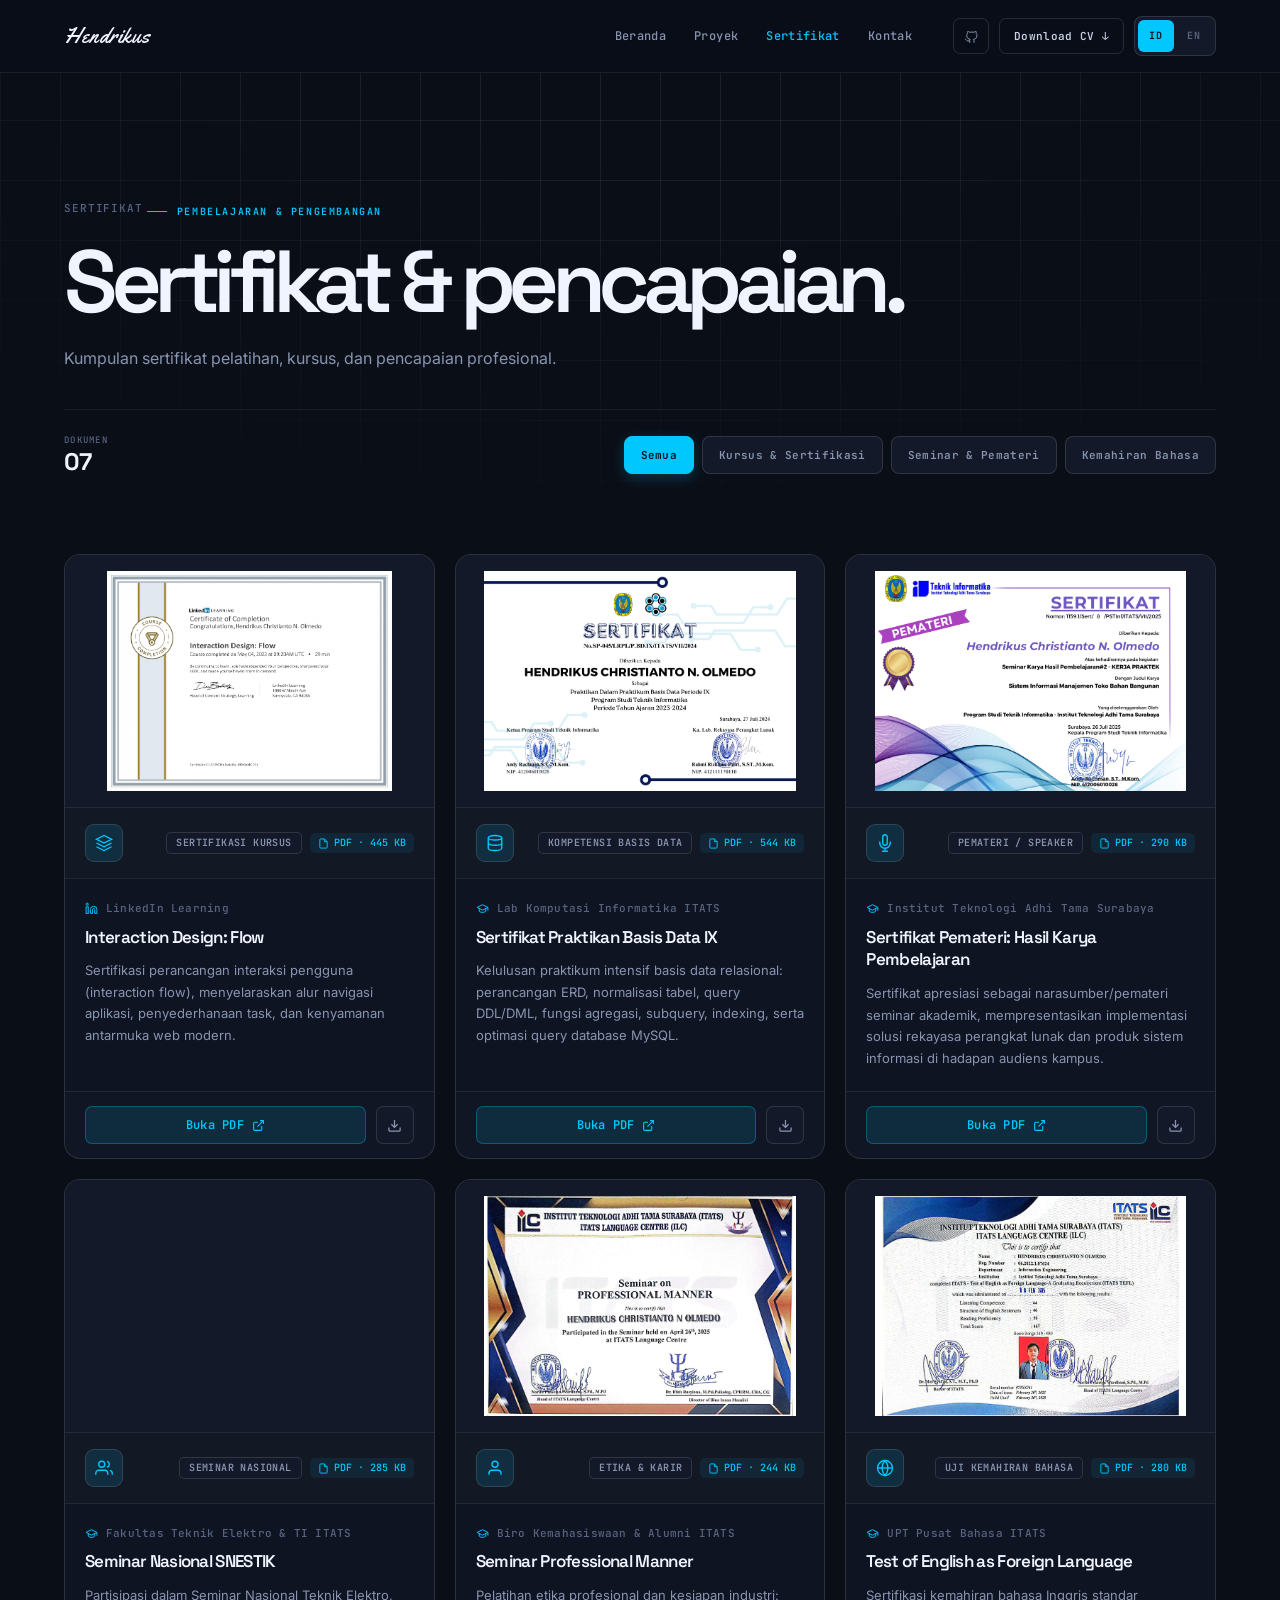
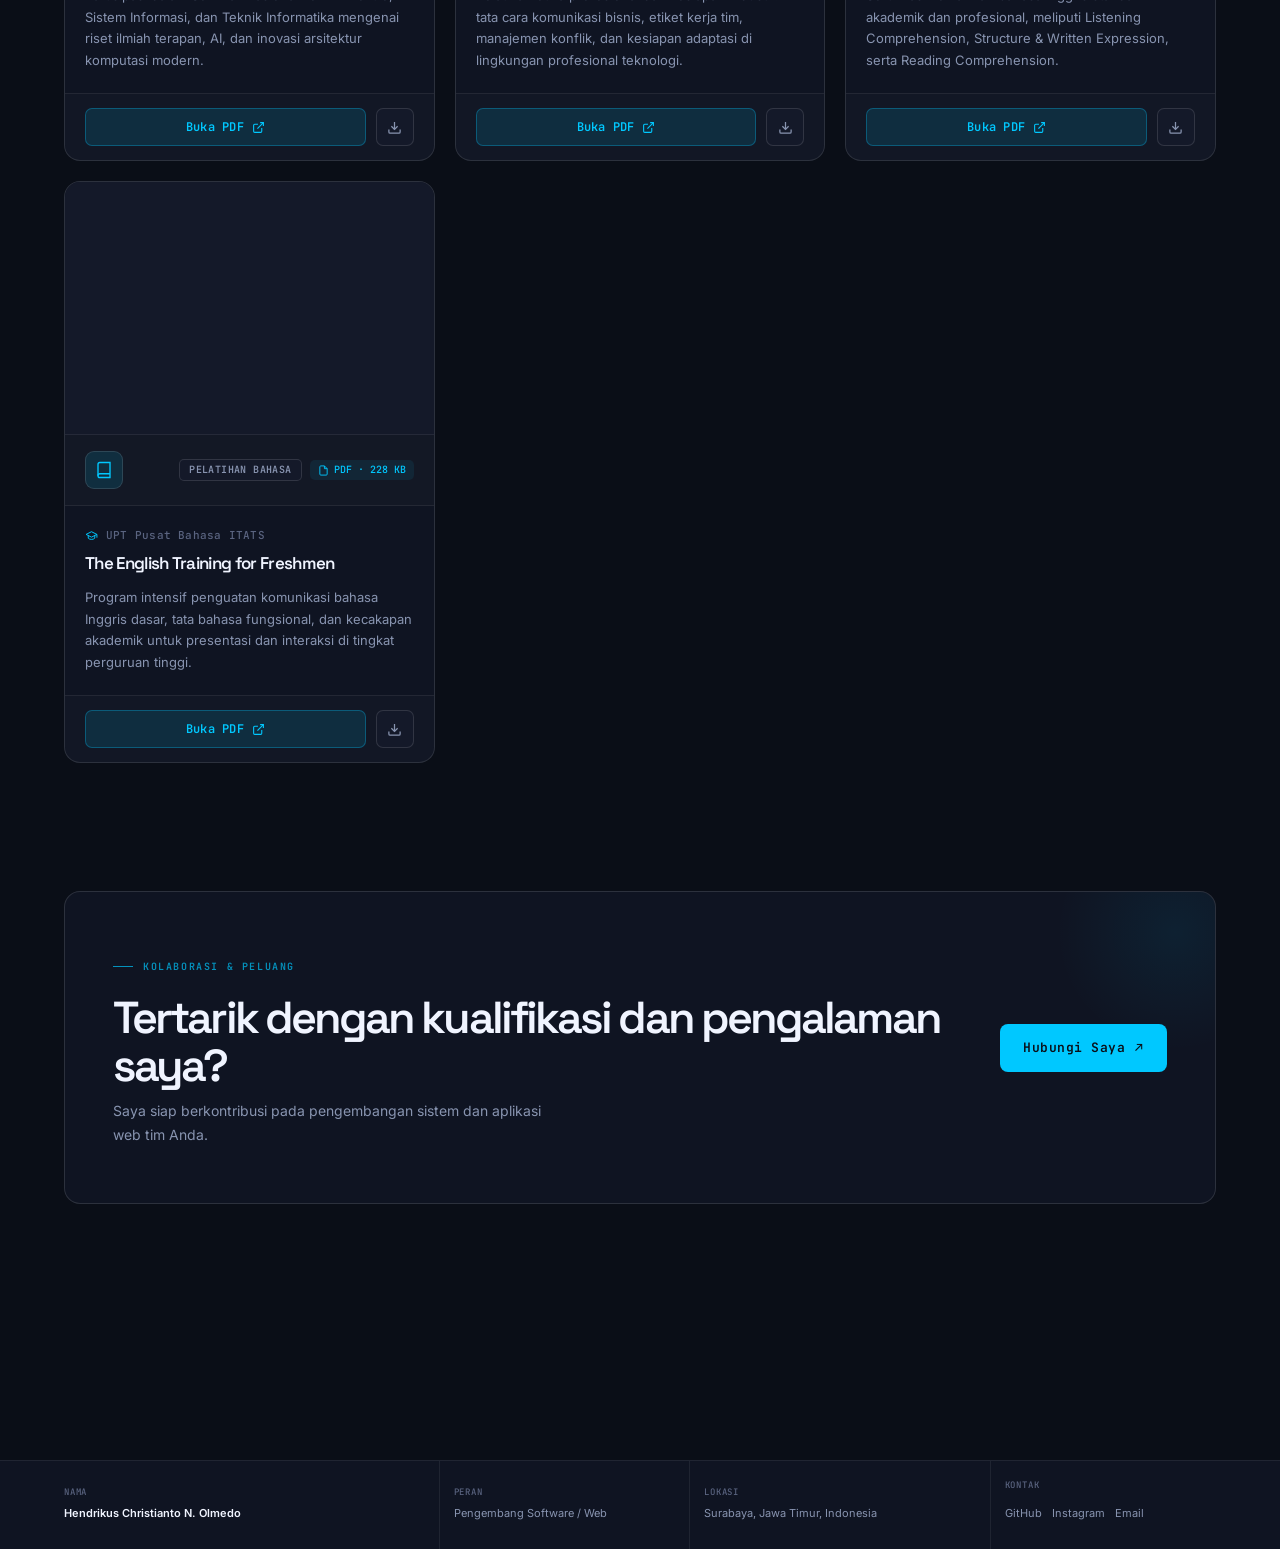
<file: certificates/index.html>
<!doctype html>
<html lang="id">

<head>
  <meta charset="UTF-8">
  <meta name="viewport" content="width=device-width, initial-scale=1">
  <meta name="theme-color" content="#0a0e17">
  <title data-i18n-title="certificates.title">Sertifikat &amp; Kredensial — Hendrikus Olmedo</title>
  <meta name="description"
    content="Kumpulan sertifikat pelatihan industri, kompetensi teknis, pembicara seminar, dan kemahiran bahasa Hendrikus Christianto N. Olmedo."
    data-i18n-content="certificates.meta.description">
  <link rel="preconnect" href="https://fonts.googleapis.com">
  <link rel="preconnect" href="https://fonts.gstatic.com" crossorigin>
  <link
    href="https://fonts.googleapis.com/css2?family=Space+Grotesk:wght@300;400;500;600;700&family=Inter:wght@300;400;500;600&family=JetBrains+Mono:wght@400;500;600&family=Yellowtail&display=swap"
    rel="stylesheet">
  <link rel="stylesheet" href="../css/style.css">
  <link rel="icon" type="image/svg+xml" href="../assets/favicon.svg">
</head>

<body>
  <div id="scroll-progress" aria-hidden="true"></div>
  <a class="skip-link" href="#main-content" data-i18n="a11y.skip">Lewati ke konten</a>

  <!-- Header / Navigation -->
  <header class="topbar" id="topbar">
    <div class="topbar-inner">
      <a href="/" class="brand" aria-label="Hendrikus Olmedo — Beranda" data-i18n-aria="certificates.brand.aria">
        <span class="brand-name"><b>Hendrikus</b></span>
      </a>
      <nav class="navsheets" id="primary-navigation" aria-label="Navigasi utama" data-i18n-aria="nav.main">
        <a href="/"><span data-i18n="nav.home">Beranda</span></a>
        <a href="/projects"><span data-i18n="nav.projects">Proyek</span></a>
        <a href="/certificates" class="is-active" aria-current="page"><span
            data-i18n="nav.certificates">Sertifikat</span></a>
        <a href="/contact"><span data-i18n="nav.contact">Kontak</span></a>
      </nav>
      <div class="topbar-right">
        <a href="https://github.com/edonurcahyo" target="_blank" rel="noopener noreferrer" class="nav-icon-link"
          aria-label="GitHub">
          <svg viewBox="0 0 24 24" fill="none" stroke="currentColor" stroke-width="1.6" aria-hidden="true">
            <path
              d="M9 19c-5 1.5-5-2.5-7-3m14 6v-3.4a2.8 2.8 0 0 0-.8-2.2c2.7-.3 5.5-1.3 5.5-6a4.6 4.6 0 0 0-1.3-3.2 4.2 4.2 0 0 0-.1-3.2s-1.1-.3-3.5 1.3a12.3 12.3 0 0 0-6.4 0C6.9 3.7 5.8 4 5.8 4a4.2 4.2 0 0 0-.1 3.2A4.6 4.6 0 0 0 4.4 10.4c0 4.6 2.8 5.7 5.5 6a2.8 2.8 0 0 0-.8 2.2V22" />
          </svg>
        </a>
        <a href="../assets/Hendrikus_WebDeveloper_CV-ID.pdf" data-i18n-href="home.hero.cv.href" class="nav-cv-btn"
          download>
          <span data-i18n="home.hero.cv">CV</span><span aria-hidden="true">↓</span>
        </a>
        <div class="lang-toggle" role="group" aria-label="Ganti bahasa / Switch language" data-i18n-aria="nav.aria">
          <button type="button" class="lang-opt" data-lang="id" aria-pressed="true">ID</button>
          <button type="button" class="lang-opt" data-lang="en" aria-pressed="false">EN</button>
        </div>
      </div>
    </div>
  </header>

  <main class="sheet page-sheet" id="main-content">
    <header class="page-intro reveal">
      <span class="section-number" data-i18n="certificates.section">SERTIFIKAT</span>
      <span class="eyebrow" data-i18n="certificates.eyebrow">Kredensial &amp; Pencapaian</span>
      <h1 data-i18n-html="certificates.h1">Bukti dedikasi,<br>kompetensi, &amp; karya nyata.</h1>
      <p data-i18n="certificates.lede">Koleksi sertifikat pelatihan industri, kompetensi teknis, pembicara seminar, dan
        kemahiran bahasa selama masa studi dan pengembangan profesional.</p>

      <div class="cert-toolbar">
        <p class="cert-count">
          <span class="label" data-i18n="certificates.count.label">DOKUMEN</span>
          <span class="val cert-count-value">07</span>
        </p>
        <div class="cert-filters" role="group" aria-label="Filter kategori sertifikat" data-i18n-aria="certificates.filter.aria">
          <button class="cert-filter-chip is-active" type="button" data-filter="all" aria-pressed="true"
            data-i18n="certificates.filter.all">Semua</button>
          <button class="cert-filter-chip" type="button" data-filter="course" aria-pressed="false"
            data-i18n="certificates.filter.course">Kursus &amp; Sertifikasi</button>
          <button class="cert-filter-chip" type="button" data-filter="seminar" aria-pressed="false"
            data-i18n="certificates.filter.seminar">Seminar &amp; Pemateri</button>
          <button class="cert-filter-chip" type="button" data-filter="language" aria-pressed="false"
            data-i18n="certificates.filter.language">Kemahiran Bahasa</button>
        </div>
      </div>
    </header>

    <section class="cert-grid" aria-label="Daftar sertifikat dan pencapaian" data-i18n-aria="certificates.grid.aria">

      <!-- Item 01: LinkedIn Learning Interaction Design Flow -->
      <article class="cert-card reveal" data-category="course">
        <a class="cert-preview" href="../assets/certificates/preview/thumb-LinkedIn Learning Interaction Design Flow_page-0001.jpg"
          target="_blank" rel="noopener noreferrer">
          <img src="../assets/certificates/preview/thumb-LinkedIn Learning Interaction Design Flow_page-0001.jpg"
            alt="Pratinjau sertifikat Interaction Design: Flow" data-i18n-alt="certificates.item1.preview"
            loading="lazy" decoding="async">
        </a>
        <div class="cert-card-header">
          <div class="cert-icon-box" aria-hidden="true">
            <svg viewBox="0 0 24 24" fill="none" stroke="currentColor" stroke-width="1.8">
              <polygon points="12 2 2 7 12 12 22 7 12 2" />
              <polyline points="2 17 12 22 22 17" />
              <polyline points="2 12 12 17 22 12" />
            </svg>
          </div>
          <div class="cert-badge-group">
            <span class="cert-category-tag" data-i18n="certificates.item1.category">Sertifikasi Kursus</span>
            <span class="cert-file-badge">
              <svg viewBox="0 0 24 24" fill="none" stroke="currentColor" stroke-width="2" aria-hidden="true">
                <path d="M14 2H6a2 2 0 0 0-2 2v16a2 2 0 0 0 2 2h12a2 2 0 0 0 2-2V8z" />
                <polyline points="14 2 14 8 20 8" />
              </svg> PDF · 445 KB
            </span>
          </div>
        </div>
        <div class="cert-card-body">
          <div class="cert-issuer">
            <svg viewBox="0 0 24 24" fill="none" stroke="currentColor" stroke-width="1.8" aria-hidden="true">
              <path d="M16 8a6 6 0 0 1 6 6v7h-4v-7a2 2 0 0 0-2-2 2 2 0 0 0-2 2v7h-4v-7a6 6 0 0 1 6-6z" />
              <rect x="2" y="9" width="4" height="12" />
              <circle cx="4" cy="4" r="2" />
            </svg>
            <span>LinkedIn Learning</span>
          </div>
          <h2 class="cert-card-title" data-i18n="certificates.item1.title">Interaction Design: Flow</h2>
          <p class="cert-card-desc" data-i18n="certificates.item1.description">Sertifikasi perancangan interaksi pengguna (interaction flow), menyelaraskan alur navigasi aplikasi, penyederhanaan task, dan kenyamanan antarmuka web modern.</p>
        </div>
        <div class="cert-card-footer">
          <a href="../assets/certificates/Sertifikat LinkedIn Learning Interaction Design Flow.pdf" target="_blank"
            rel="noopener noreferrer" class="cert-open-btn">
            <span data-i18n="certificates.btn.view">Buka PDF</span>
            <svg viewBox="0 0 24 24" fill="none" stroke="currentColor" stroke-width="2" aria-hidden="true">
              <path d="M18 13v6a2 2 0 0 1-2 2H5a2 2 0 0 1-2-2V8a2 2 0 0 1 2-2h6" />
              <polyline points="15 3 21 3 21 9" />
              <line x1="10" y1="14" x2="21" y2="3" />
            </svg>
          </a>
          <a href="../assets/certificates/Sertifikat LinkedIn Learning Interaction Design Flow.pdf" download
            class="cert-dl-btn" aria-label="Unduh PDF Sertifikat Interaction Design Flow"
            data-i18n-aria="certificates.item1.download">
            <svg viewBox="0 0 24 24" fill="none" stroke="currentColor" stroke-width="2" aria-hidden="true">
              <path d="M21 15v4a2 2 0 0 1-2 2H5a2 2 0 0 1-2-2v-4" />
              <polyline points="7 10 12 15 17 10" />
              <line x1="12" y1="15" x2="12" y2="3" />
            </svg>
          </a>
        </div>
      </article>

      <!-- Item 02: Praktikan Basis Data IX -->
      <article class="cert-card reveal" data-category="course" data-delay="1">
        <a class="cert-preview" href="../assets/certificates/preview/thumb-Praktikan Basis Data IX - 045_page-0001.jpg"
          target="_blank" rel="noopener noreferrer">
          <img src="../assets/certificates/preview/thumb-Praktikan Basis Data IX - 045_page-0001.jpg"
            alt="Pratinjau sertifikat Praktikan Basis Data IX" data-i18n-alt="certificates.item2.preview"
            loading="lazy" decoding="async">
        </a>
        <div class="cert-card-header">
          <div class="cert-icon-box" aria-hidden="true">
            <svg viewBox="0 0 24 24" fill="none" stroke="currentColor" stroke-width="1.8">
              <ellipse cx="12" cy="5" rx="9" ry="3" />
              <path d="M21 12c0 1.66-4 3-9 3s-9-1.34-9-3" />
              <path d="M3 5v14c0 1.66 4 3 9 3s9-1.34 9-3V5" />
            </svg>
          </div>
          <div class="cert-badge-group">
            <span class="cert-category-tag" data-i18n="certificates.item2.category">Kompetensi Basis Data</span>
            <span class="cert-file-badge">
              <svg viewBox="0 0 24 24" fill="none" stroke="currentColor" stroke-width="2" aria-hidden="true">
                <path d="M14 2H6a2 2 0 0 0-2 2v16a2 2 0 0 0 2 2h12a2 2 0 0 0 2-2V8z" />
                <polyline points="14 2 14 8 20 8" />
              </svg> PDF · 544 KB
            </span>
          </div>
        </div>
        <div class="cert-card-body">
          <div class="cert-issuer">
            <svg viewBox="0 0 24 24" fill="none" stroke="currentColor" stroke-width="1.8" aria-hidden="true">
              <path d="M22 10v6M2 10l10-5 10 5-10 5z" />
              <path d="M6 12v5c3 3 9 3 12 0v-5" />
            </svg>
            <span>Lab Komputasi Informatika ITATS</span>
          </div>
          <h2 class="cert-card-title" data-i18n="certificates.item2.title">Sertifikat Praktikan Basis Data IX</h2>
          <p class="cert-card-desc" data-i18n="certificates.item2.description">Kelulusan praktikum intensif basis data relasional: perancangan ERD, normalisasi tabel, query DDL/DML, fungsi agregasi, subquery, indexing, serta optimasi query database MySQL.</p>
        </div>
        <div class="cert-card-footer">
          <a href="../assets/certificates/Sertifikat Praktikan Basis Data IX - 045.pdf" target="_blank"
            rel="noopener noreferrer" class="cert-open-btn">
            <span data-i18n="certificates.btn.view">Buka PDF</span>
            <svg viewBox="0 0 24 24" fill="none" stroke="currentColor" stroke-width="2" aria-hidden="true">
              <path d="M18 13v6a2 2 0 0 1-2 2H5a2 2 0 0 1-2-2V8a2 2 0 0 1 2-2h6" />
              <polyline points="15 3 21 3 21 9" />
              <line x1="10" y1="14" x2="21" y2="3" />
            </svg>
          </a>
          <a href="../assets/certificates/Sertifikat Praktikan Basis Data IX - 045.pdf" download class="cert-dl-btn"
            aria-label="Unduh PDF Sertifikat Praktikan Basis Data IX" data-i18n-aria="certificates.item2.download">
            <svg viewBox="0 0 24 24" fill="none" stroke="currentColor" stroke-width="2" aria-hidden="true">
              <path d="M21 15v4a2 2 0 0 1-2 2H5a2 2 0 0 1-2-2v-4" />
              <polyline points="7 10 12 15 17 10" />
              <line x1="12" y1="15" x2="12" y2="3" />
            </svg>
          </a>
        </div>
      </article>

      <!-- Item 03: Pemateri Seminar Hasil Karya Pembelajaran -->
      <article class="cert-card reveal" data-category="seminar" data-delay="2">
        <a class="cert-preview" href="../assets/certificates/preview/thumb-Pemateri Seminar Hasil Karya Pembelajaran_page-0001.jpg"
          target="_blank" rel="noopener noreferrer">
          <img src="../assets/certificates/preview/thumb-Pemateri Seminar Hasil Karya Pembelajaran_page-0001.jpg"
            alt="Pratinjau sertifikat Pemateri Seminar Hasil Karya Pembelajaran"
            data-i18n-alt="certificates.item3.preview" loading="lazy" decoding="async">
        </a>
        <div class="cert-card-header">
          <div class="cert-icon-box" aria-hidden="true">
            <svg viewBox="0 0 24 24" fill="none" stroke="currentColor" stroke-width="1.8">
              <path d="M12 1a3 3 0 0 0-3 3v8a3 3 0 0 0 6 0V4a3 3 0 0 0-3-3z" />
              <path d="M19 10v2a7 7 0 0 1-14 0v-2" />
              <line x1="12" y1="19" x2="12" y2="23" />
              <line x1="8" y1="23" x2="16" y2="23" />
            </svg>
          </div>
          <div class="cert-badge-group">
            <span class="cert-category-tag" data-i18n="certificates.item3.category">Pemateri / Speaker</span>
            <span class="cert-file-badge">
              <svg viewBox="0 0 24 24" fill="none" stroke="currentColor" stroke-width="2" aria-hidden="true">
                <path d="M14 2H6a2 2 0 0 0-2 2v16a2 2 0 0 0 2 2h12a2 2 0 0 0 2-2V8z" />
                <polyline points="14 2 14 8 20 8" />
              </svg> PDF · 290 KB
            </span>
          </div>
        </div>
        <div class="cert-card-body">
          <div class="cert-issuer">
            <svg viewBox="0 0 24 24" fill="none" stroke="currentColor" stroke-width="1.8" aria-hidden="true">
              <path d="M22 10v6M2 10l10-5 10 5-10 5z" />
              <path d="M6 12v5c3 3 9 3 12 0v-5" />
            </svg>
            <span>Institut Teknologi Adhi Tama Surabaya</span>
          </div>
          <h2 class="cert-card-title" data-i18n="certificates.item3.title">Sertifikat Pemateri: Hasil Karya Pembelajaran</h2>
          <p class="cert-card-desc" data-i18n="certificates.item3.description">Sertifikat apresiasi sebagai narasumber/pemateri seminar akademik, mempresentasikan implementasi solusi rekayasa perangkat lunak dan produk sistem informasi di hadapan audiens kampus.</p>
        </div>
        <div class="cert-card-footer">
          <a href="../assets/certificates/Sertifikat Pemateri Seminar Hasil Karya Pembelajaran.pdf" target="_blank"
            rel="noopener noreferrer" class="cert-open-btn">
            <span data-i18n="certificates.btn.view">Buka PDF</span>
            <svg viewBox="0 0 24 24" fill="none" stroke="currentColor" stroke-width="2" aria-hidden="true">
              <path d="M18 13v6a2 2 0 0 1-2 2H5a2 2 0 0 1-2-2V8a2 2 0 0 1 2-2h6" />
              <polyline points="15 3 21 3 21 9" />
              <line x1="10" y1="14" x2="21" y2="3" />
            </svg>
          </a>
          <a href="../assets/certificates/Sertifikat Pemateri Seminar Hasil Karya Pembelajaran.pdf" download
            class="cert-dl-btn" aria-label="Unduh PDF Sertifikat Pemateri Seminar"
            data-i18n-aria="certificates.item3.download">
            <svg viewBox="0 0 24 24" fill="none" stroke="currentColor" stroke-width="2" aria-hidden="true">
              <path d="M21 15v4a2 2 0 0 1-2 2H5a2 2 0 0 1-2-2v-4" />
              <polyline points="7 10 12 15 17 10" />
              <line x1="12" y1="15" x2="12" y2="3" />
            </svg>
          </a>
        </div>
      </article>

      <!-- Item 04: Peserta Seminar Nasional SNESTIK -->
      <article class="cert-card reveal" data-category="seminar">
        <a class="cert-preview"
          href="../assets/certificates/preview/thumb-Seminar Nasional Teknik Elektro, Sistem Informasi dan Teknik Informatika (SNESTIK)_page-0001.jpg"
          target="_blank" rel="noopener noreferrer">
          <img
            src="../assets/certificates/preview/thumb-Seminar Nasional Teknik Elektro, Sistem Informasi dan Teknik Informatika (SNESTIK)_page-0001.jpg"
            alt="Pratinjau sertifikat Seminar Nasional SNESTIK" data-i18n-alt="certificates.item4.preview"
            loading="lazy" decoding="async">
        </a>
        <div class="cert-card-header">
          <div class="cert-icon-box" aria-hidden="true">
            <svg viewBox="0 0 24 24" fill="none" stroke="currentColor" stroke-width="1.8">
              <path d="M17 21v-2a4 4 0 0 0-4-4H5a4 4 0 0 0-4 4v2" />
              <circle cx="9" cy="7" r="4" />
              <path d="M23 21v-2a4 4 0 0 0-3-3.87" />
              <path d="M16 3.13a4 4 0 0 1 0 7.75" />
            </svg>
          </div>
          <div class="cert-badge-group">
            <span class="cert-category-tag" data-i18n="certificates.item4.category">Seminar Nasional</span>
            <span class="cert-file-badge">
              <svg viewBox="0 0 24 24" fill="none" stroke="currentColor" stroke-width="2" aria-hidden="true">
                <path d="M14 2H6a2 2 0 0 0-2 2v16a2 2 0 0 0 2 2h12a2 2 0 0 0 2-2V8z" />
                <polyline points="14 2 14 8 20 8" />
              </svg> PDF · 285 KB
            </span>
          </div>
        </div>
        <div class="cert-card-body">
          <div class="cert-issuer">
            <svg viewBox="0 0 24 24" fill="none" stroke="currentColor" stroke-width="1.8" aria-hidden="true">
              <path d="M22 10v6M2 10l10-5 10 5-10 5z" />
              <path d="M6 12v5c3 3 9 3 12 0v-5" />
            </svg>
            <span>Fakultas Teknik Elektro &amp; TI ITATS</span>
          </div>
          <h2 class="cert-card-title" data-i18n="certificates.item4.title">Seminar Nasional SNESTIK</h2>
          <p class="cert-card-desc" data-i18n="certificates.item4.description">Partisipasi dalam Seminar Nasional Teknik Elektro, Sistem Informasi, dan Teknik Informatika mengenai riset ilmiah terapan, AI, dan inovasi arsitektur komputasi modern.</p>
        </div>
        <div class="cert-card-footer">
          <a href="../assets/certificates/Sertifikat Seminar Nasional Teknik Elektro, Sistem Informasi dan Teknik Informatika (SNESTIK).pdf"
            target="_blank" rel="noopener noreferrer" class="cert-open-btn">
            <span data-i18n="certificates.btn.view">Buka PDF</span>
            <svg viewBox="0 0 24 24" fill="none" stroke="currentColor" stroke-width="2" aria-hidden="true">
              <path d="M18 13v6a2 2 0 0 1-2 2H5a2 2 0 0 1-2-2V8a2 2 0 0 1 2-2h6" />
              <polyline points="15 3 21 3 21 9" />
              <line x1="10" y1="14" x2="21" y2="3" />
            </svg>
          </a>
          <a href="../assets/certificates/Sertifikat Seminar Nasional Teknik Elektro, Sistem Informasi dan Teknik Informatika (SNESTIK).pdf"
            download class="cert-dl-btn" aria-label="Unduh PDF Sertifikat Seminar Nasional SNESTIK"
            data-i18n-aria="certificates.item4.download">
            <svg viewBox="0 0 24 24" fill="none" stroke="currentColor" stroke-width="2" aria-hidden="true">
              <path d="M21 15v4a2 2 0 0 1-2 2H5a2 2 0 0 1-2-2v-4" />
              <polyline points="7 10 12 15 17 10" />
              <line x1="12" y1="15" x2="12" y2="3" />
            </svg>
          </a>
        </div>
      </article>

      <!-- Item 05: Seminar Professional Manner -->
      <article class="cert-card reveal" data-category="seminar" data-delay="1">
        <a class="cert-preview" href="../assets/certificates/preview/thumb-Seminar Professional Manner_page-0001.jpg"
          target="_blank" rel="noopener noreferrer">
          <img src="../assets/certificates/preview/thumb-Seminar Professional Manner_page-0001.jpg"
            alt="Pratinjau sertifikat Seminar Professional Manner" data-i18n-alt="certificates.item5.preview"
            loading="lazy" decoding="async">
        </a>
        <div class="cert-card-header">
          <div class="cert-icon-box" aria-hidden="true">
            <svg viewBox="0 0 24 24" fill="none" stroke="currentColor" stroke-width="1.8">
              <path d="M20 21v-2a4 4 0 0 0-4-4H8a4 4 0 0 0-4 4v2" />
              <circle cx="12" cy="7" r="4" />
            </svg>
          </div>
          <div class="cert-badge-group">
            <span class="cert-category-tag" data-i18n="certificates.item5.category">Etika &amp; Karir</span>
            <span class="cert-file-badge">
              <svg viewBox="0 0 24 24" fill="none" stroke="currentColor" stroke-width="2" aria-hidden="true">
                <path d="M14 2H6a2 2 0 0 0-2 2v16a2 2 0 0 0 2 2h12a2 2 0 0 0 2-2V8z" />
                <polyline points="14 2 14 8 20 8" />
              </svg> PDF · 244 KB
            </span>
          </div>
        </div>
        <div class="cert-card-body">
          <div class="cert-issuer">
            <svg viewBox="0 0 24 24" fill="none" stroke="currentColor" stroke-width="1.8" aria-hidden="true">
              <path d="M22 10v6M2 10l10-5 10 5-10 5z" />
              <path d="M6 12v5c3 3 9 3 12 0v-5" />
            </svg>
            <span>Biro Kemahasiswaan &amp; Alumni ITATS</span>
          </div>
          <h2 class="cert-card-title" data-i18n="certificates.item5.title">Seminar Professional Manner</h2>
          <p class="cert-card-desc" data-i18n="certificates.item5.description">Pelatihan etika profesional dan kesiapan industri: tata cara komunikasi bisnis, etiket kerja tim, manajemen konflik, dan kesiapan adaptasi di lingkungan profesional teknologi.</p>
        </div>
        <div class="cert-card-footer">
          <a href="../assets/certificates/Sertifikat Seminar Professional Manner.pdf" target="_blank"
            rel="noopener noreferrer" class="cert-open-btn">
            <span data-i18n="certificates.btn.view">Buka PDF</span>
            <svg viewBox="0 0 24 24" fill="none" stroke="currentColor" stroke-width="2" aria-hidden="true">
              <path d="M18 13v6a2 2 0 0 1-2 2H5a2 2 0 0 1-2-2V8a2 2 0 0 1 2-2h6" />
              <polyline points="15 3 21 3 21 9" />
              <line x1="10" y1="14" x2="21" y2="3" />
            </svg>
          </a>
          <a href="../assets/certificates/Sertifikat Seminar Professional Manner.pdf" download class="cert-dl-btn"
            aria-label="Unduh PDF Sertifikat Seminar Professional Manner"
            data-i18n-aria="certificates.item5.download">
            <svg viewBox="0 0 24 24" fill="none" stroke="currentColor" stroke-width="2" aria-hidden="true">
              <path d="M21 15v4a2 2 0 0 1-2 2H5a2 2 0 0 1-2-2v-4" />
              <polyline points="7 10 12 15 17 10" />
              <line x1="12" y1="15" x2="12" y2="3" />
            </svg>
          </a>
        </div>
      </article>

      <!-- Item 06: ITATS Test of English as Foreign Language (TOEFL) -->
      <article class="cert-card reveal" data-category="language" data-delay="2">
        <a class="cert-preview" href="../assets/certificates/preview/thumb-ITATS Test of English as Foreign Language_page-0001.jpg"
          target="_blank" rel="noopener noreferrer">
          <img src="../assets/certificates/preview/thumb-ITATS Test of English as Foreign Language_page-0001.jpg"
            alt="Pratinjau sertifikat Test of English as Foreign Language" data-i18n-alt="certificates.item6.preview"
            loading="lazy" decoding="async">
        </a>
        <div class="cert-card-header">
          <div class="cert-icon-box" aria-hidden="true">
            <svg viewBox="0 0 24 24" fill="none" stroke="currentColor" stroke-width="1.8">
              <circle cx="12" cy="12" r="10" />
              <line x1="2" y1="12" x2="22" y2="12" />
              <path d="M12 2a15.3 15.3 0 0 1 4 10 15.3 15.3 0 0 1-4 10 15.3 15.3 0 0 1-4-10 15.3 15.3 0 0 1 4-10z" />
            </svg>
          </div>
          <div class="cert-badge-group">
            <span class="cert-category-tag" data-i18n="certificates.item6.category">Uji Kemahiran Bahasa</span>
            <span class="cert-file-badge">
              <svg viewBox="0 0 24 24" fill="none" stroke="currentColor" stroke-width="2" aria-hidden="true">
                <path d="M14 2H6a2 2 0 0 0-2 2v16a2 2 0 0 0 2 2h12a2 2 0 0 0 2-2V8z" />
                <polyline points="14 2 14 8 20 8" />
              </svg> PDF · 280 KB
            </span>
          </div>
        </div>
        <div class="cert-card-body">
          <div class="cert-issuer">
            <svg viewBox="0 0 24 24" fill="none" stroke="currentColor" stroke-width="1.8" aria-hidden="true">
              <path d="M22 10v6M2 10l10-5 10 5-10 5z" />
              <path d="M6 12v5c3 3 9 3 12 0v-5" />
            </svg>
            <span>UPT Pusat Bahasa ITATS</span>
          </div>
          <h2 class="cert-card-title" data-i18n="certificates.item6.title">Test of English as Foreign Language</h2>
          <p class="cert-card-desc" data-i18n="certificates.item6.description">Sertifikasi kemahiran bahasa Inggris standar akademik dan profesional, meliputi Listening Comprehension, Structure &amp; Written Expression, serta Reading Comprehension.</p>
        </div>
        <div class="cert-card-footer">
          <a href="../assets/certificates/Sertifikat ITATS Test of English as Foreign Language.pdf" target="_blank"
            rel="noopener noreferrer" class="cert-open-btn">
            <span data-i18n="certificates.btn.view">Buka PDF</span>
            <svg viewBox="0 0 24 24" fill="none" stroke="currentColor" stroke-width="2" aria-hidden="true">
              <path d="M18 13v6a2 2 0 0 1-2 2H5a2 2 0 0 1-2-2V8a2 2 0 0 1 2-2h6" />
              <polyline points="15 3 21 3 21 9" />
              <line x1="10" y1="14" x2="21" y2="3" />
            </svg>
          </a>
          <a href="../assets/certificates/Sertifikat ITATS Test of English as Foreign Language.pdf" download
            class="cert-dl-btn" aria-label="Unduh PDF Sertifikat TOEFL ITATS"
            data-i18n-aria="certificates.item6.download">
            <svg viewBox="0 0 24 24" fill="none" stroke="currentColor" stroke-width="2" aria-hidden="true">
              <path d="M21 15v4a2 2 0 0 1-2 2H5a2 2 0 0 1-2-2v-4" />
              <polyline points="7 10 12 15 17 10" />
              <line x1="12" y1="15" x2="12" y2="3" />
            </svg>
          </a>
        </div>
      </article>

      <!-- Item 07: The English Training for Freshmen -->
      <article class="cert-card reveal" data-category="language">
        <a class="cert-preview" href="../assets/certificates/preview/thumb-The English Training for Freshmen_page-0001.jpg"
          target="_blank" rel="noopener noreferrer">
          <img src="../assets/certificates/preview/thumb-The English Training for Freshmen_page-0001.jpg"
            alt="Pratinjau sertifikat The English Training for Freshmen" data-i18n-alt="certificates.item7.preview"
            loading="lazy" decoding="async">
        </a>
        <div class="cert-card-header">
          <div class="cert-icon-box" aria-hidden="true">
            <svg viewBox="0 0 24 24" fill="none" stroke="currentColor" stroke-width="1.8">
              <path d="M4 19.5A2.5 2.5 0 0 1 6.5 17H20" />
              <path d="M6.5 2H20v20H6.5A2.5 2.5 0 0 1 4 19.5v-15A2.5 2.5 0 0 1 6.5 2z" />
            </svg>
          </div>
          <div class="cert-badge-group">
            <span class="cert-category-tag" data-i18n="certificates.item7.category">Pelatihan Bahasa</span>
            <span class="cert-file-badge">
              <svg viewBox="0 0 24 24" fill="none" stroke="currentColor" stroke-width="2" aria-hidden="true">
                <path d="M14 2H6a2 2 0 0 0-2 2v16a2 2 0 0 0 2 2h12a2 2 0 0 0 2-2V8z" />
                <polyline points="14 2 14 8 20 8" />
              </svg> PDF · 228 KB
            </span>
          </div>
        </div>
        <div class="cert-card-body">
          <div class="cert-issuer">
            <svg viewBox="0 0 24 24" fill="none" stroke="currentColor" stroke-width="1.8" aria-hidden="true">
              <path d="M22 10v6M2 10l10-5 10 5-10 5z" />
              <path d="M6 12v5c3 3 9 3 12 0v-5" />
            </svg>
            <span>UPT Pusat Bahasa ITATS</span>
          </div>
          <h2 class="cert-card-title" data-i18n="certificates.item7.title">The English Training for Freshmen</h2>
          <p class="cert-card-desc" data-i18n="certificates.item7.description">Program intensif penguatan komunikasi bahasa Inggris dasar, tata bahasa fungsional, dan kecakapan akademik untuk presentasi dan interaksi di tingkat perguruan tinggi.</p>
        </div>
        <div class="cert-card-footer">
          <a href="../assets/certificates/Sertifikat The English Training for Freshmen.pdf" target="_blank"
            rel="noopener noreferrer" class="cert-open-btn">
            <span data-i18n="certificates.btn.view">Buka PDF</span>
            <svg viewBox="0 0 24 24" fill="none" stroke="currentColor" stroke-width="2" aria-hidden="true">
              <path d="M18 13v6a2 2 0 0 1-2 2H5a2 2 0 0 1-2-2V8a2 2 0 0 1 2-2h6" />
              <polyline points="15 3 21 3 21 9" />
              <line x1="10" y1="14" x2="21" y2="3" />
            </svg>
          </a>
          <a href="../assets/certificates/Sertifikat The English Training for Freshmen.pdf" download class="cert-dl-btn"
            aria-label="Unduh PDF Sertifikat English Training" data-i18n-aria="certificates.item7.download">
            <svg viewBox="0 0 24 24" fill="none" stroke="currentColor" stroke-width="2" aria-hidden="true">
              <path d="M21 15v4a2 2 0 0 1-2 2H5a2 2 0 0 1-2-2v-4" />
              <polyline points="7 10 12 15 17 10" />
              <line x1="12" y1="15" x2="12" y2="3" />
            </svg>
          </a>
        </div>
      </article>

    </section>

    <!-- Call to action -->
    <section class="section">
      <div class="cta-block reveal">
        <div>
          <span class="eyebrow" data-i18n="certificates.cta.eyebrow">Kolaborasi &amp; Peluang</span>
          <h2 data-i18n="certificates.cta.title">Tertarik dengan kualifikasi dan pengalaman saya?</h2>
          <p data-i18n="certificates.cta.desc">Saya siap berkontribusi pada pengembangan sistem dan aplikasi web tim Anda.</p>
        </div>
        <a href="/contact" class="btn">
          <span data-i18n="certificates.cta.btn">Hubungi Saya</span>
          <span class="arrow" aria-hidden="true">↗</span>
        </a>
      </div>
    </section>
  </main>

  <!-- Site Footer -->
  <footer class="site-footer">
    <div class="footer-inner">
      <div class="footer-cell name">
        <span class="label" data-i18n="tb.name.lbl">Nama</span>
        <span class="value">Hendrikus Christianto N. Olmedo</span>
      </div>
      <div class="footer-cell">
        <span class="label" data-i18n="tb.role.lbl">Peran</span>
        <span class="value" data-i18n="tb.role.val">Software / Web Developer</span>
      </div>
      <div class="footer-cell">
        <span class="label" data-i18n="contact.lbl.location">Lokasi</span>
        <span class="value" data-i18n="contact.val.location">Surabaya, Indonesia</span>
      </div>
      <div class="footer-cell">
        <span class="label" data-i18n="tb.contact.lbl">Kontak</span>
        <div class="footer-social value">
          <a href="https://github.com/edonurcahyo" target="_blank" rel="noopener noreferrer">GitHub</a>
          <a href="https://www.instagram.com/edo_nurcahyo/" target="_blank" rel="noopener noreferrer">Instagram</a>
          <a href="/contact">Email</a>
        </div>
      </div>
    </div>
  </footer>

  <!-- Floating Mobile Bottom Nav -->
  <nav class="bottom-nav" aria-label="Navigasi utama" data-i18n-aria="nav.main">
    <div class="bottom-nav-inner">
      <a href="/" class="bn-item" aria-label="Beranda" data-i18n-aria="nav.home">
        <span class="bn-pill">
          <span class="bn-icon" aria-hidden="true">
            <svg viewBox="0 0 24 24" fill="none" stroke="currentColor" stroke-width="1.8">
              <path d="m3 10 9-7 9 7v10a1 1 0 0 1-1 1h-5v-6H9v6H4a1 1 0 0 1-1-1z" />
            </svg>
          </span>
          <span class="bn-label" data-i18n="nav.home">Beranda</span>
        </span>
      </a>
      <a href="/projects" class="bn-item" aria-label="Proyek" data-i18n-aria="nav.projects">
        <span class="bn-pill">
          <span class="bn-icon" aria-hidden="true">
            <svg viewBox="0 0 24 24" fill="none" stroke="currentColor" stroke-width="1.8">
              <rect x="3" y="4" width="18" height="16" rx="2" />
              <path d="M3 10h18M9 20V10" />
            </svg>
          </span>
          <span class="bn-label" data-i18n="nav.projects">Proyek</span>
        </span>
      </a>
      <a href="/certificates" class="bn-item is-active" aria-current="page" aria-label="Sertifikat"
        data-i18n-aria="nav.certificates">
        <span class="bn-pill">
          <span class="bn-icon" aria-hidden="true">
            <svg viewBox="0 0 24 24" fill="none" stroke="currentColor" stroke-width="1.8">
              <path d="M7 3h10l3 3v15H4V3z" />
              <path d="M8 11h8M8 15h5M14 3v4h6" />
            </svg>
          </span>
          <span class="bn-label" data-i18n="nav.certificates">Sertifikat</span>
        </span>
      </a>
      <a href="/contact" class="bn-item" aria-label="Kontak" data-i18n-aria="nav.contact">
        <span class="bn-pill">
          <span class="bn-icon" aria-hidden="true">
            <svg viewBox="0 0 24 24" fill="none" stroke="currentColor" stroke-width="1.8">
              <rect x="3" y="5" width="18" height="14" rx="2" />
              <path d="m4 7 8 6 8-6" />
            </svg>
          </span>
          <span class="bn-label" data-i18n="nav.contact">Kontak</span>
        </span>
      </a>
    </div>
  </nav>

  <script src="../js/i18n.js"></script>
  <script src="../js/main.js"></script>
</body>

</html>
</file>
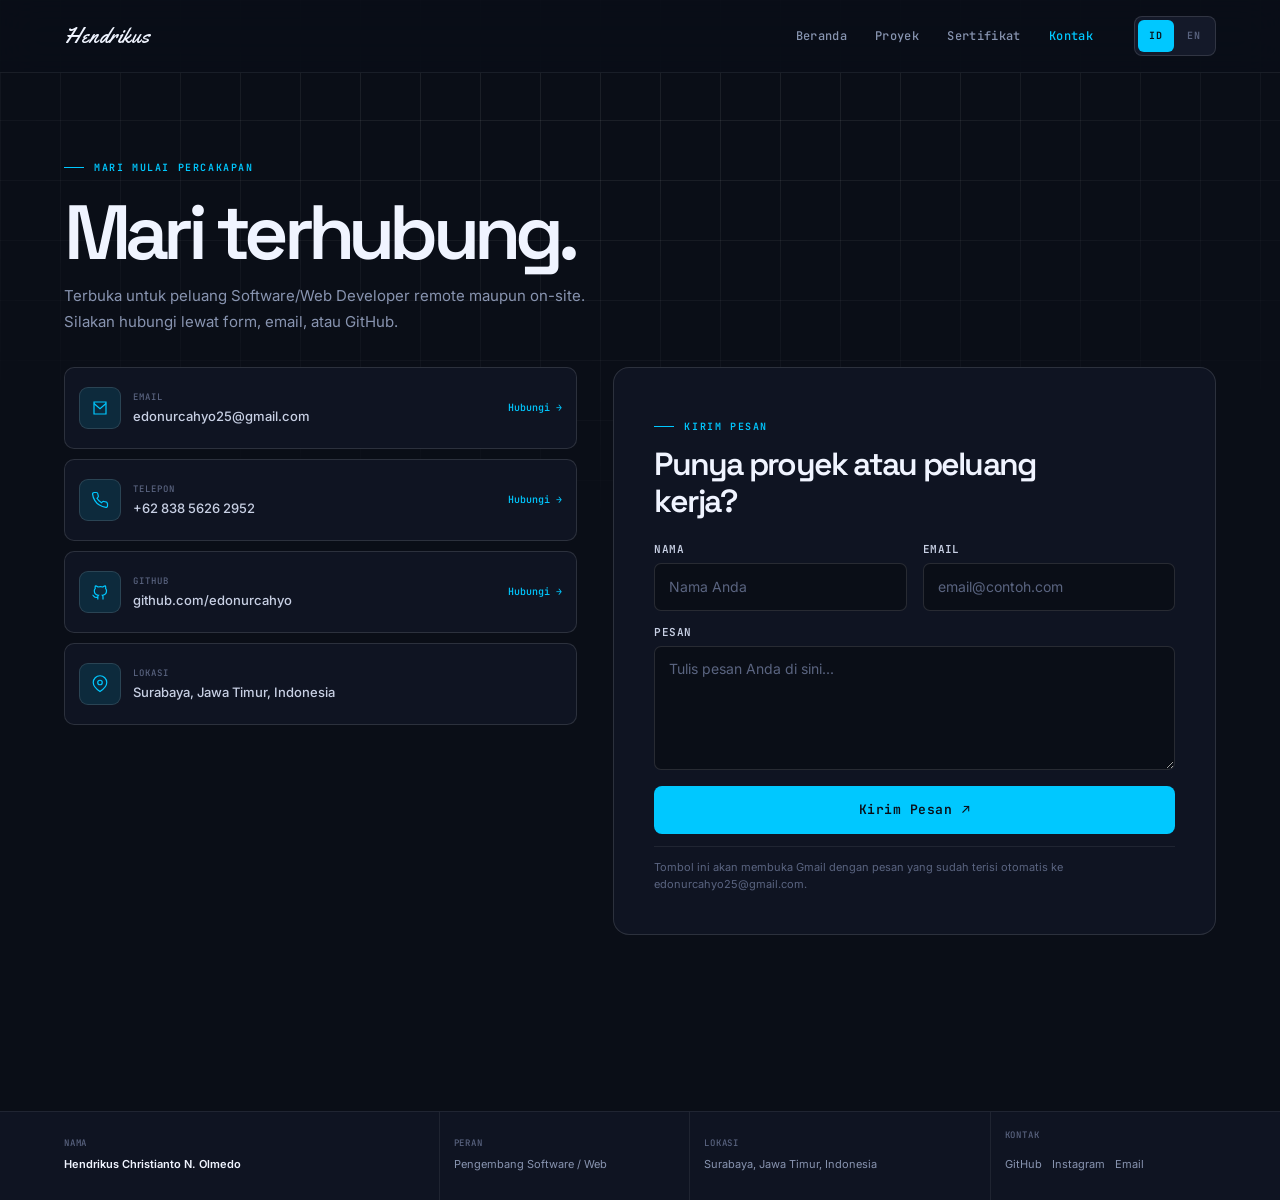
<file: contact/index.html>
<!doctype html>
<html lang="id">

<head>
  <meta charset="UTF-8">
  <meta name="viewport" content="width=device-width, initial-scale=1">
  <meta name="theme-color" content="#f7f8f6">
  <title data-i18n-title="contact.title">Kontak — Hendrikus Olmedo</title>
  <meta name="description" content="Hubungi Hendrikus C. N. Olmedo untuk peluang Software / Web Developer.">
  <link rel="preconnect" href="https://fonts.googleapis.com">
  <link rel="preconnect" href="https://fonts.gstatic.com" crossorigin>
  <link
    href="https://fonts.googleapis.com/css2?family=Space+Grotesk:wght@300;400;500;600;700&family=Inter:wght@300;400;500;600&family=JetBrains+Mono:wght@400;500;600&family=Yellowtail&display=swap"
    rel="stylesheet">
  <link rel="stylesheet" href="../css/style.css">
  <link rel="icon" type="image/svg+xml" href="../assets/favicon.svg">
</head>

<body>
  <a class="skip-link" href="#main-content" data-i18n="a11y.skip">Lewati ke konten</a>
  <header class="topbar">
    <div class="topbar-inner">
       <a href="/" class="brand" aria-label="Hendrikus Olmedo — Beranda">
        <span class="brand-name"><b>Hendrikus</b></span>
      </a>
      <nav class="navsheets" id="primary-navigation" aria-label="Navigasi utama">
        <a href="/"><span data-i18n="nav.home">Beranda</span></a>
        <a href="/projects"><span data-i18n="nav.projects">Proyek</span></a>
        <a href="/certificates"><span data-i18n="nav.certificates">Sertifikat</span></a>
        <a href="/contact" class="is-active" aria-current="page"><span data-i18n="nav.contact">Kontak</span></a>
      </nav>
      <div class="topbar-right">
        <div class="lang-toggle" role="group" aria-label="Ganti bahasa / Switch language" data-i18n-aria="nav.aria">
          <button type="button" class="lang-opt" data-lang="id" aria-pressed="true">ID</button>
          <button type="button" class="lang-opt" data-lang="en" aria-pressed="false">EN</button>
        </div>
        <!-- <button class="nav-toggle" type="button" aria-label="Buka menu" data-i18n-aria="nav.open" aria-controls="primary-navigation" aria-expanded="false"><span></span></button> -->
      </div>
    </div>
  </header>
  <main class="sheet page-sheet contact-page" id="main-content">
    <header class="page-intro reveal">
      <span class="eyebrow" data-i18n="contact.eyebrow">Mari mulai percakapan</span>
      <h1 data-i18n="contact.h1">Mari terhubung.</h1>
      <p data-i18n="contact.p">Terbuka untuk peluang Software/Web Developer remote maupun on-site. Silakan hubungi lewat
        form, email, atau GitHub.</p>
    </header>
    <section class="section contact-section">
      <div class="contact-modern">
        <div class="contact-cards reveal">
          <a class="contact-card" href="mailto:edonurcahyo25@gmail.com">
            <span class="card-icon" aria-hidden="true"><svg viewBox="0 0 24 24" fill="none" stroke="currentColor"
                stroke-width="1.6">
                <path d="M4 4h16v16H4z" />
                <path d="m4 6 8 7 8-7" />
              </svg></span>
            <div><span class="lbl" data-i18n="contact.lbl.email">Email</span><span
                class="v">edonurcahyo25@gmail.com</span></div>
            <span class="card-cta" data-i18n="contact.card.cta">Hubungi →</span>
          </a>
          <a class="contact-card" href="tel:+6283856262952">
            <span class="card-icon" aria-hidden="true"><svg viewBox="0 0 24 24" fill="none" stroke="currentColor"
                stroke-width="1.6">
                <path
                  d="M22 16.9v3a2 2 0 0 1-2.2 2 19.8 19.8 0 0 1-8.6-3.1 19.5 19.5 0 0 1-6-6A19.8 19.8 0 0 1 2.1 4.2 2 2 0 0 1 4.1 2h3a2 2 0 0 1 2 1.7c.1.9.3 1.8.6 2.7a2 2 0 0 1-.5 2.1L8 9.7a16 16 0 0 0 6 6l1.2-1.2a2 2 0 0 1 2.1-.5c.9.3 1.8.5 2.7.6a2 2 0 0 1 1.7 2Z" />
              </svg></span>
            <div><span class="lbl" data-i18n="contact.lbl.phone">Telepon</span><span class="v">+62 838 5626 2952</span>
            </div>
            <span class="card-cta" data-i18n="contact.card.cta">Hubungi →</span>
          </a>
          <a class="contact-card" href="https://github.com/edonurcahyo" target="_blank" rel="noopener noreferrer">
            <span class="card-icon" aria-hidden="true"><svg viewBox="0 0 24 24" fill="none" stroke="currentColor"
                stroke-width="1.6">
                <path
                  d="M9 19c-5 1.5-5-2.5-7-3m14 6v-3.4a2.8 2.8 0 0 0-.8-2.2c2.7-.3 5.5-1.3 5.5-6a4.6 4.6 0 0 0-1.3-3.2 4.2 4.2 0 0 0-.1-3.2s-1.1-.3-3.5 1.3a12.3 12.3 0 0 0-6.4 0C6.9 3.7 5.8 4 5.8 4a4.2 4.2 0 0 0-.1 3.2A4.6 4.6 0 0 0 4.4 10.4c0 4.6 2.8 5.7 5.5 6a2.8 2.8 0 0 0-.8 2.2V22" />
              </svg></span>
            <div><span class="lbl" data-i18n="contact.lbl.github">GitHub</span><span
                class="v">github.com/edonurcahyo</span></div>
            <span class="card-cta" data-i18n="contact.card.cta">Hubungi →</span>
          </a>
          <div class="contact-card location">
            <span class="card-icon" aria-hidden="true"><svg viewBox="0 0 24 24" fill="none" stroke="currentColor"
                stroke-width="1.6">
                <path d="M21 10c0 6-9 12-9 12s-9-6-9-12a9 9 0 0 1 18 0Z" />
                <circle cx="12" cy="10" r="3" />
              </svg></span>
            <div><span class="lbl" data-i18n="contact.lbl.location">Lokasi</span><span class="v"
                data-i18n="contact.val.location">Surabaya, Jawa Timur, Indonesia</span></div>
          </div>
        </div>
        <div class="contact-form-card reveal" data-delay="1">
          <span class="eyebrow" data-i18n="contact.form.eyebrow">Kirim pesan</span>
          <h2 data-i18n="contact.form.h2">Punya proyek atau peluang kerja?</h2>
          <form id="contact-form">
            <div class="form-field">
              <label for="cf-name" data-i18n="contact.form.name">Nama</label>
              <input type="text" id="cf-name" name="name" required autocomplete="name" placeholder="Nama Anda"
                data-i18n-placeholder="contact.form.ph.name">
            </div>
            <div class="form-field">
              <label for="cf-email" data-i18n="contact.form.email">Email</label>
              <input type="email" id="cf-email" name="email" required autocomplete="email"
                placeholder="email@contoh.com" data-i18n-placeholder="contact.form.ph.email">
            </div>
            <div class="form-field">
              <label for="cf-message" data-i18n="contact.form.message">Pesan</label>
              <textarea id="cf-message" name="message" required placeholder="Tulis pesan Anda di sini..."
                data-i18n-placeholder="contact.form.ph.message"></textarea>
            </div>
            <button type="submit" class="btn"><span data-i18n="contact.form.btn">Kirim Pesan</span><span class="arrow"
                aria-hidden="true">↗</span></button>
            <p class="form-note" data-i18n="contact.form.note">Tombol ini akan membuka Gmail dengan pesan yang sudah
              terisi otomatis.</p>
          </form>
        </div>
      </div>
    </section>
  </main>
  <footer class="site-footer">
    <div class="footer-inner">
      <div class="footer-cell name">
        <span class="label" data-i18n="tb.name.lbl">Nama</span>
        <span class="value">Hendrikus Christianto N. Olmedo</span>
      </div>
      <div class="footer-cell">
        <span class="label" data-i18n="tb.role.lbl">Peran</span>
        <span class="value" data-i18n="tb.role.val">Software / Web Developer</span>
      </div>
      <div class="footer-cell">
        <span class="label" data-i18n="contact.lbl.location">Lokasi</span>
        <span class="value" data-i18n="contact.val.location">Surabaya, Jawa Timur, Indonesia</span>
      </div>
      <div class="footer-cell">
        <span class="label" data-i18n="tb.contact.lbl">Kontak</span>
        <div class="footer-social value">
          <a href="https://github.com/edonurcahyo" target="_blank" rel="noopener noreferrer">GitHub</a>
          <a href="https://www.instagram.com/edo_nurcahyo/" target="_blank" rel="noopener noreferrer">Instagram</a>
          <a href="mailto:edonurcahyo25@gmail.com">Email</a>
        </div>
      </div>
    </div>
  </footer>
  <nav class="bottom-nav" aria-label="Navigasi utama" data-i18n-aria="nav.main">
    <div class="bottom-nav-inner">
      <a href="/" class="bn-item" aria-label="Beranda" data-i18n-aria="nav.home"><span class="bn-pill"><span
            class="bn-icon" aria-hidden="true"><svg viewBox="0 0 24 24" fill="none" stroke="currentColor"
              stroke-width="1.8">
              <path d="m3 10 9-7 9 7v10a1 1 0 0 1-1 1h-5v-6H9v6H4a1 1 0 0 1-1-1z" />
            </svg></span><span class="bn-label" data-i18n="nav.home">Beranda</span></span></a>
      <a href="/projects" class="bn-item" aria-label="Proyek" data-i18n-aria="nav.projects"><span class="bn-pill"><span
            class="bn-icon" aria-hidden="true"><svg viewBox="0 0 24 24" fill="none" stroke="currentColor"
              stroke-width="1.8">
              <rect x="3" y="4" width="18" height="16" rx="2" />
              <path d="M3 10h18M9 20V10" />
            </svg></span><span class="bn-label" data-i18n="nav.projects">Proyek</span></span></a>
      <a href="/certificates" class="bn-item" aria-label="Sertifikat" data-i18n-aria="nav.certificates"><span
          class="bn-pill"><span class="bn-icon" aria-hidden="true"><svg viewBox="0 0 24 24" fill="none"
              stroke="currentColor" stroke-width="1.8">
              <path d="M7 3h10l3 3v15H4V3z" />
              <path d="M8 11h8M8 15h5M14 3v4h6" />
            </svg></span><span class="bn-label" data-i18n="nav.certificates">Sertifikat</span></span></a>
      <a href="/contact" class="bn-item is-active" aria-current="page" aria-label="Kontak"
        data-i18n-aria="nav.contact"><span class="bn-pill"><span class="bn-icon" aria-hidden="true"><svg
              viewBox="0 0 24 24" fill="none" stroke="currentColor" stroke-width="1.8">
              <rect x="3" y="5" width="18" height="14" rx="2" />
              <path d="m4 7 8 6 8-6" />
            </svg></span><span class="bn-label" data-i18n="nav.contact">Kontak</span></span></a>
    </div>
  </nav>
  <script src="../js/i18n.js"></script>
  <script src="../js/main.js"></script>
</body>

</html>
</file>
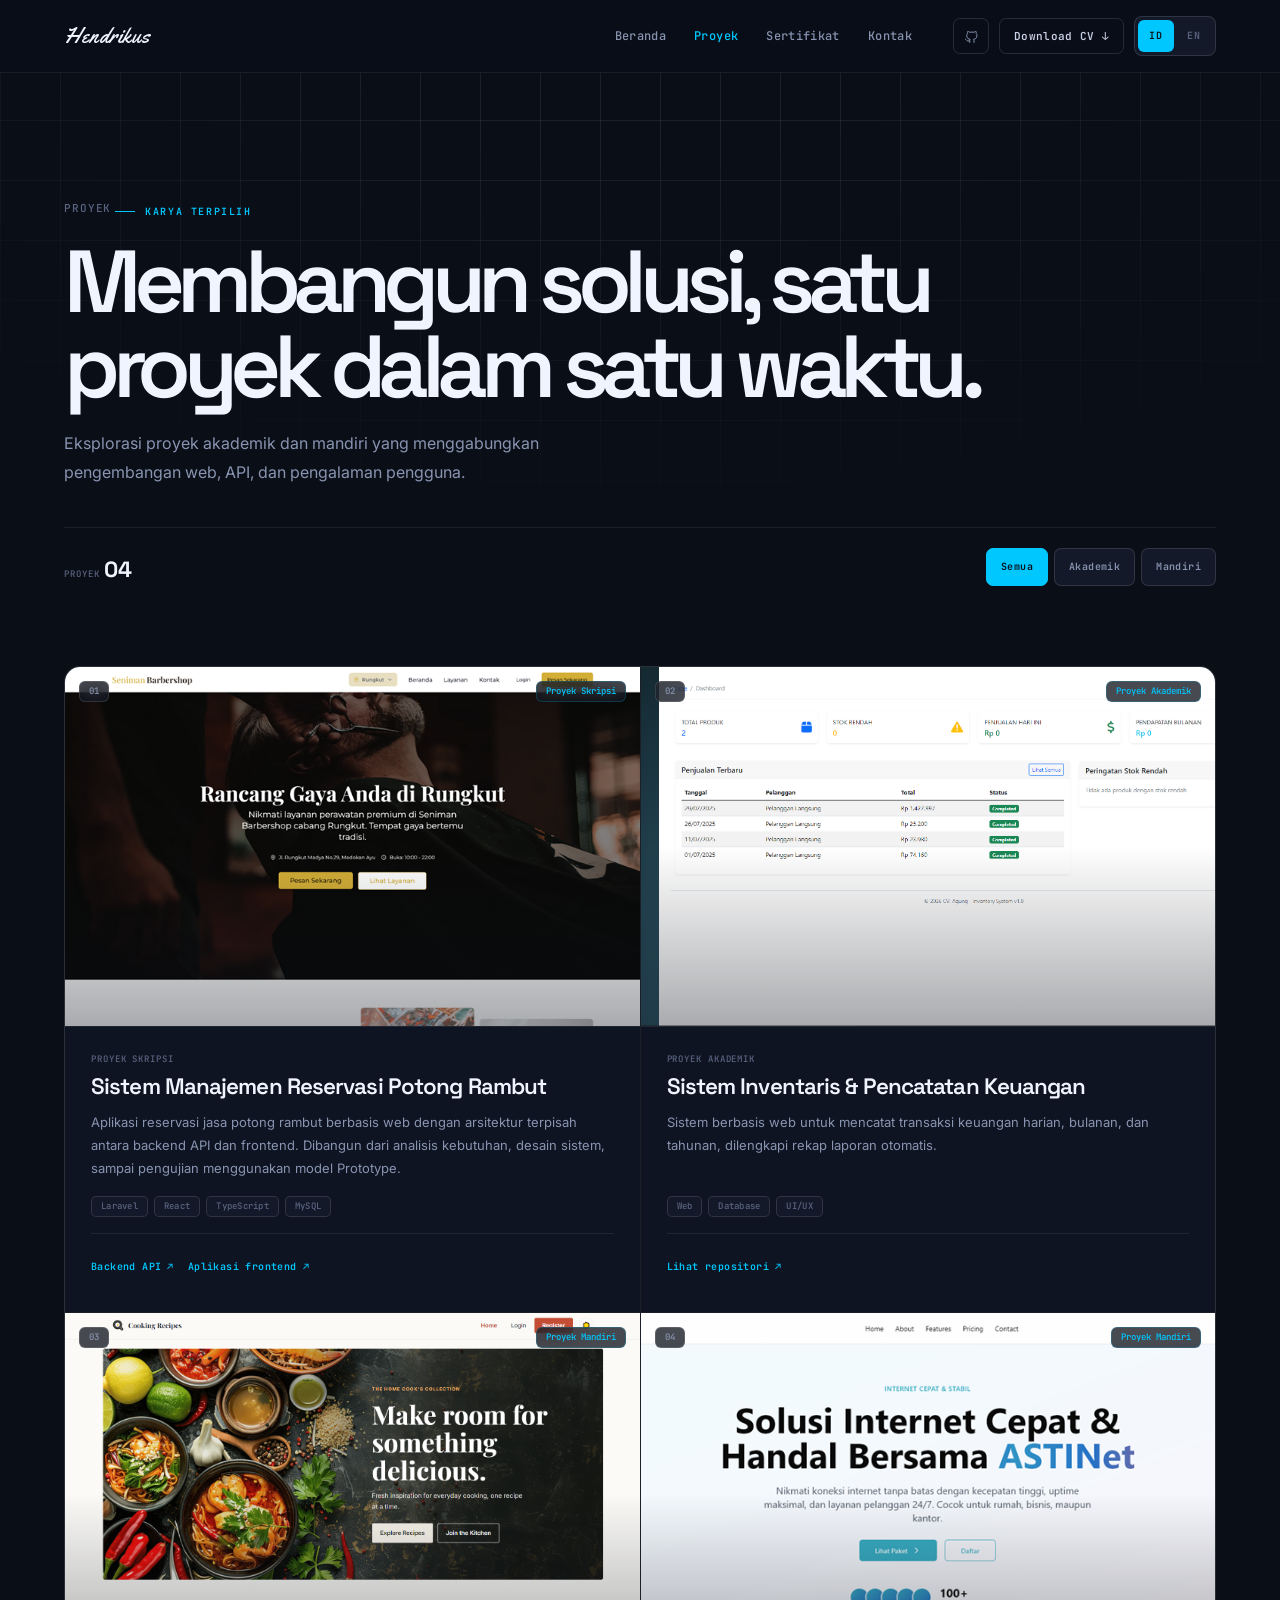
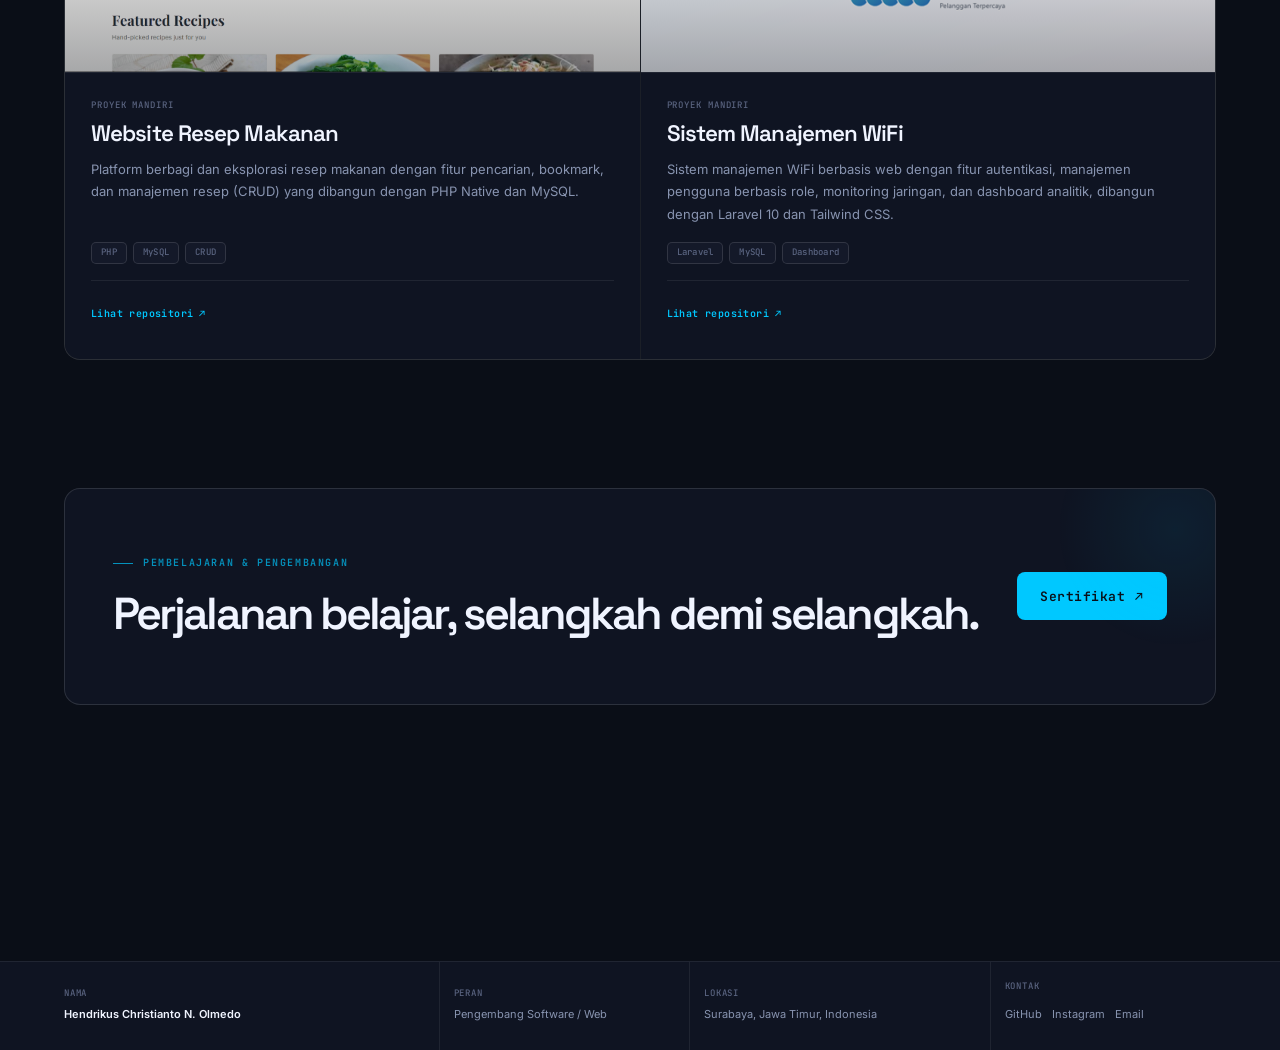
<file: projects/index.html>
<!doctype html>
<html lang="id">

<head>
  <meta charset="UTF-8">
  <meta name="viewport" content="width=device-width, initial-scale=1">
  <meta name="theme-color" content="#0a0e17">
  <title data-i18n-title="projects.title">Proyek — Hendrikus Olmedo</title>
  <meta name="description"
    content="Pilihan proyek web dan aplikasi oleh Hendrikus Christianto N. Olmedo. Laravel, React, TypeScript, MySQL.">
  <link rel="preconnect" href="https://fonts.googleapis.com">
  <link rel="preconnect" href="https://fonts.gstatic.com" crossorigin>
  <link
    href="https://fonts.googleapis.com/css2?family=Space+Grotesk:wght@300;400;500;600;700&family=Inter:wght@300;400;500;600&family=JetBrains+Mono:wght@400;500;600&family=Yellowtail&display=swap"
    rel="stylesheet">
  <link rel="stylesheet" href="../css/style.css">
  <link rel="icon" type="image/svg+xml" href="../assets/favicon.svg">
</head>

<body>
  <div id="scroll-progress" aria-hidden="true"></div>
  <a class="skip-link" href="#main-content" data-i18n="a11y.skip">Lewati ke konten</a>

  <header class="topbar" id="topbar">
    <div class="topbar-inner">
      <a href="/" class="brand" aria-label="Hendrikus Olmedo — Beranda">
        <span class="brand-name"><b>Hendrikus</b></span>
      </a>
      <nav class="navsheets" id="primary-navigation" aria-label="Navigasi utama">
        <a href="/"><span data-i18n="nav.home">Beranda</span></a>
        <a href="/projects" class="is-active" aria-current="page"><span data-i18n="nav.projects">Proyek</span></a>
        <a href="/certificates"><span data-i18n="nav.certificates">Sertifikat</span></a>
        <a href="/contact"><span data-i18n="nav.contact">Kontak</span></a>
      </nav>
      <div class="topbar-right">
        <a href="https://github.com/edonurcahyo" target="_blank" rel="noopener noreferrer" class="nav-icon-link"
          aria-label="GitHub">
          <svg viewBox="0 0 24 24" fill="none" stroke="currentColor" stroke-width="1.6" aria-hidden="true">
            <path
              d="M9 19c-5 1.5-5-2.5-7-3m14 6v-3.4a2.8 2.8 0 0 0-.8-2.2c2.7-.3 5.5-1.3 5.5-6a4.6 4.6 0 0 0-1.3-3.2 4.2 4.2 0 0 0-.1-3.2s-1.1-.3-3.5 1.3a12.3 12.3 0 0 0-6.4 0C6.9 3.7 5.8 4 5.8 4a4.2 4.2 0 0 0-.1 3.2A4.6 4.6 0 0 0 4.4 10.4c0 4.6 2.8 5.7 5.5 6a2.8 2.8 0 0 0-.8 2.2V22" />
          </svg>
        </a>
        <a href="../assets/Hendrikus_WebDeveloper_CV-ID.pdf" data-i18n-href="home.hero.cv.href" class="nav-cv-btn"
          download>
          <span data-i18n="home.hero.cv">CV</span><span aria-hidden="true">↓</span>
        </a>
        <div class="lang-toggle" role="group" aria-label="Ganti bahasa / Switch language" data-i18n-aria="nav.aria">
          <button type="button" class="lang-opt" data-lang="id" aria-pressed="true">ID</button>
          <button type="button" class="lang-opt" data-lang="en" aria-pressed="false">EN</button>
        </div>
      </div>
    </div>
  </header>

  <main class="sheet page-sheet" id="main-content">
    <header class="page-intro reveal">
      <span class="section-number">PROYEK</span>
      <span class="eyebrow" data-i18n="projects.eyebrow">Karya Terpilih</span>
      <h1 data-i18n="projects.h1">Membangun solusi,<br>satu proyek dalam satu waktu.</h1>
      <p data-i18n="projects.lede">Eksplorasi proyek akademik dan mandiri yang menggabungkan pengembangan web, API, dan
        pengalaman pengguna.</p>
      <div class="project-toolbar">
        <p class="project-count">
          <span class="label" data-i18n="projects.count.label">PROYEK</span>
          <span class="value">04</span>
        </p>
        <div class="project-filters" role="group" aria-label="Filter proyek">
          <button class="filter-chip is-active" type="button" data-filter="all" aria-pressed="true"
            data-i18n="projects.filter.all">Semua</button>
          <button class="filter-chip" type="button" data-filter="academic" aria-pressed="false"
            data-i18n="projects.filter.academic">Akademik</button>
          <button class="filter-chip" type="button" data-filter="independent" aria-pressed="false"
            data-i18n="projects.filter.independent">Mandiri</button>
        </div>
      </div>
    </header>

    <section class="project-grid" aria-label="Daftar proyek">

      <!-- Project 01 -->
      <article class="project-card reveal" data-category="academic">
        <a class="project-image-link" href="../assets/Preview project/barbershop.png"
          aria-label="Perbesar pratinjau proyek reservasi potong rambut" data-i18n-aria="projects.image.p1">
          <div class="project-image-wrap">
            <img src="../assets/Preview project/barbershop.png" alt="Tampilan sistem manajemen reservasi potong rambut"
              data-i18n-alt="projects.image.alt.p1" width="640" height="400" loading="lazy">
            <span class="img-badge img-badge-num" aria-hidden="true">01</span>
            <span class="img-badge img-badge-cat" aria-hidden="true" data-i18n="p1.category">Skripsi</span>
            <span class="img-expand-hint" aria-hidden="true">↗</span>
          </div>
        </a>
        <div class="card-body">
          <span class="card-kicker" data-i18n="p1.category">Proyek Skripsi</span>
          <h2 data-i18n="p1.title">Sistem Manajemen Reservasi Potong Rambut</h2>
          <p class="card-desc" data-i18n="p1.desc">Aplikasi reservasi berbasis web dengan backend API dan frontend
            terpisah.</p>
          <div class="card-tags">
            <span class="card-tag">Laravel</span>
            <span class="card-tag">React</span>
            <span class="card-tag">TypeScript</span>
            <span class="card-tag">MySQL</span>
          </div>
          <div class="card-footer">
            <a class="card-footer-link" href="https://github.com/edonurcahyo/seniman-api" target="_blank"
              rel="noopener noreferrer"><span data-i18n="projects.repo.backend">Backend API</span> <span
                aria-hidden="true">↗</span></a>
            <a class="card-footer-link" href="https://github.com/edonurcahyo/seniman-barbershop" target="_blank"
              rel="noopener noreferrer"><span data-i18n="projects.repo.frontend">Frontend App</span> <span
                aria-hidden="true">↗</span></a>
          </div>
        </div>
      </article>

      <!-- Project 02 -->
      <article class="project-card reveal" data-delay="1" data-category="academic">
        <a class="project-image-link" href="../assets/Preview project/inventory.png"
          aria-label="Perbesar pratinjau sistem inventaris" data-i18n-aria="projects.image.p2">
          <div class="project-image-wrap">
            <img src="../assets/Preview project/inventory.png" alt="Tampilan sistem pencatatan inventaris dan keuangan"
              data-i18n-alt="projects.image.alt.p2" width="640" height="400" loading="lazy">
            <span class="img-badge img-badge-num" aria-hidden="true">02</span>
            <span class="img-badge img-badge-cat" aria-hidden="true" data-i18n="p2.category">Akademik</span>
            <span class="img-expand-hint" aria-hidden="true">↗</span>
          </div>
        </a>
        <div class="card-body">
          <span class="card-kicker" data-i18n="p2.category">Proyek Akademik</span>
          <h2 data-i18n="p2.title">Aplikasi Manajemen Inventaris</h2>
          <p class="card-desc" data-i18n="p2.desc">Eksplorasi resep makanan dan pengelolaan koleksi resep.</p>
          <div class="card-tags">
            <span class="card-tag">Web</span>
            <span class="card-tag">Database</span>
            <span class="card-tag">UI/UX</span>
          </div>
          <div class="card-footer">
            <a class="card-footer-link" href="https://github.com/edonurcahyo/Manajemen-Inventory---Laravel"
              target="_blank" rel="noopener noreferrer"><span data-i18n="projects.repo">Lihat repositori</span> <span
                aria-hidden="true">↗</span></a>
          </div>
        </div>
      </article>

      <!-- Project 03 -->
      <article class="project-card reveal" data-category="independent">
        <a class="project-image-link" href="../assets/Preview project/foodrecipe.png"
          aria-label="Perbesar pratinjau website resep makanan" data-i18n-aria="projects.image.p3">
          <div class="project-image-wrap">
            <img src="../assets/Preview project/foodrecipe.png" alt="Tampilan website resep makanan"
              data-i18n-alt="projects.image.alt.p3" width="640" height="400" loading="lazy">
            <span class="img-badge img-badge-num" aria-hidden="true">03</span>
            <span class="img-badge img-badge-cat" aria-hidden="true" data-i18n="p3.category">Mandiri</span>
            <span class="img-expand-hint" aria-hidden="true">↗</span>
          </div>
        </a>
        <div class="card-body">
          <span class="card-kicker" data-i18n="p3.category">Proyek Mandiri</span>
          <h2 data-i18n="p3.title">Basis Data Karakter Blue Archive</h2>
          <p class="card-desc" data-i18n="p3.desc">Database karakter dengan pencarian dan tampilan informasi
            terstruktur.</p>
          <div class="card-tags">
            <span class="card-tag">PHP</span>
            <span class="card-tag">MySQL</span>
            <span class="card-tag">CRUD</span>
          </div>
          <div class="card-footer">
            <a class="card-footer-link" href="https://github.com/edonurcahyo/Food-Recipe-Website" target="_blank"
              rel="noopener noreferrer"><span data-i18n="projects.repo">Lihat repositori</span> <span
                aria-hidden="true">↗</span></a>
          </div>
        </div>
      </article>

      <!-- Project 04 -->
      <article class="project-card reveal" data-delay="1" data-category="independent">
        <a class="project-image-link" href="../assets/Preview project/wifi.png"
          aria-label="Perbesar pratinjau sistem manajemen WiFi" data-i18n-aria="projects.image.p4">
          <div class="project-image-wrap">
            <img src="../assets/Preview project/wifi.png" alt="Tampilan sistem manajemen WiFi"
              data-i18n-alt="projects.image.alt.p4" width="640" height="400" loading="lazy">
            <span class="img-badge img-badge-num" aria-hidden="true">04</span>
            <span class="img-badge img-badge-cat" aria-hidden="true" data-i18n="p4.category">Mandiri</span>
            <span class="img-expand-hint" aria-hidden="true">↗</span>
          </div>
        </a>
        <div class="card-body">
          <span class="card-kicker" data-i18n="p4.category">Proyek Mandiri</span>
          <h2 data-i18n="p4.title">Sistem Manajemen WiFi</h2>
          <p class="card-desc" data-i18n="p4.desc">Sistem manajemen jaringan dan pengguna dengan dashboard analitik.</p>
          <div class="card-tags">
            <span class="card-tag">Laravel</span>
            <span class="card-tag">MySQL</span>
            <span class="card-tag">Dashboard</span>
          </div>
          <div class="card-footer">
            <a class="card-footer-link" href="https://github.com/edonurcahyo/Wifi-PTI" target="_blank"
              rel="noopener noreferrer"><span data-i18n="projects.repo">Lihat repositori</span> <span
                aria-hidden="true">↗</span></a>
          </div>
        </div>
      </article>

    </section>

    <!-- CTA to Certificates -->
    <section class="section">
      <div class="cta-block reveal">
        <div>
          <span class="eyebrow" data-i18n="certificates.eyebrow">Pembelajaran &amp; pengembangan</span>
          <h2 data-i18n="home.new.cert.heading">Perjalanan belajar, selangkah demi selangkah.</h2>
        </div>
        <a href="/certificates" class="btn"><span data-i18n="nav.certificates">Sertifikat</span><span class="arrow"
            aria-hidden="true">↗</span></a>
      </div>
    </section>
  </main>

  <footer class="site-footer">
    <div class="footer-inner">
      <div class="footer-cell name"><span class="label" data-i18n="tb.name.lbl">Nama</span><span class="value">Hendrikus
          Christianto N. Olmedo</span></div>
      <div class="footer-cell"><span class="label" data-i18n="tb.role.lbl">Peran</span><span class="value"
          data-i18n="tb.role.val">Software / Web Developer</span></div>
      <div class="footer-cell"><span class="label" data-i18n="contact.lbl.location">Lokasi</span><span class="value"
          data-i18n="contact.val.location">Surabaya, Indonesia</span></div>
      <div class="footer-cell"><span class="label" data-i18n="tb.contact.lbl">Kontak</span>
        <div class="footer-social value"><a href="https://github.com/edonurcahyo" target="_blank"
            rel="noopener noreferrer">GitHub</a><a href="https://www.instagram.com/edo_nurcahyo/" target="_blank"
            rel="noopener noreferrer">Instagram</a><a href="mailto:edonurcahyo25@gmail.com">Email</a></div>
      </div>
    </div>
  </footer>

  <nav class="bottom-nav" aria-label="Navigasi utama" data-i18n-aria="nav.main">
    <div class="bottom-nav-inner">
      <a href="/" class="bn-item" aria-label="Beranda" data-i18n-aria="nav.home"><span class="bn-pill"><span
            class="bn-icon" aria-hidden="true"><svg viewBox="0 0 24 24" fill="none" stroke="currentColor"
              stroke-width="1.8">
              <path d="m3 10 9-7 9 7v10a1 1 0 0 1-1 1h-5v-6H9v6H4a1 1 0 0 1-1-1z" />
            </svg></span><span class="bn-label" data-i18n="nav.home">Beranda</span></span></a>
      <a href="/projects" class="bn-item is-active" aria-current="page" aria-label="Proyek"
        data-i18n-aria="nav.projects"><span class="bn-pill"><span class="bn-icon" aria-hidden="true"><svg
              viewBox="0 0 24 24" fill="none" stroke="currentColor" stroke-width="1.8">
              <rect x="3" y="4" width="18" height="16" rx="2" />
              <path d="M3 10h18M9 20V10" />
            </svg></span><span class="bn-label" data-i18n="nav.projects">Proyek</span></span></a>
      <a href="/certificates" class="bn-item" aria-label="Sertifikat" data-i18n-aria="nav.certificates"><span
          class="bn-pill"><span class="bn-icon" aria-hidden="true"><svg viewBox="0 0 24 24" fill="none"
              stroke="currentColor" stroke-width="1.8">
              <path d="M7 3h10l3 3v15H4V3z" />
              <path d="M8 11h8M8 15h5M14 3v4h6" />
            </svg></span><span class="bn-label" data-i18n="nav.certificates">Sertifikat</span></span></a>
      <a href="/contact" class="bn-item" aria-label="Kontak" data-i18n-aria="nav.contact"><span class="bn-pill"><span
            class="bn-icon" aria-hidden="true"><svg viewBox="0 0 24 24" fill="none" stroke="currentColor"
              stroke-width="1.8">
              <rect x="3" y="5" width="18" height="14" rx="2" />
              <path d="m4 7 8 6 8-6" />
            </svg></span><span class="bn-label" data-i18n="nav.contact">Kontak</span></span></a>
    </div>
  </nav>

  <script src="../js/i18n.js"></script>
  <script src="../js/main.js"></script>
</body>

</html>
</file>
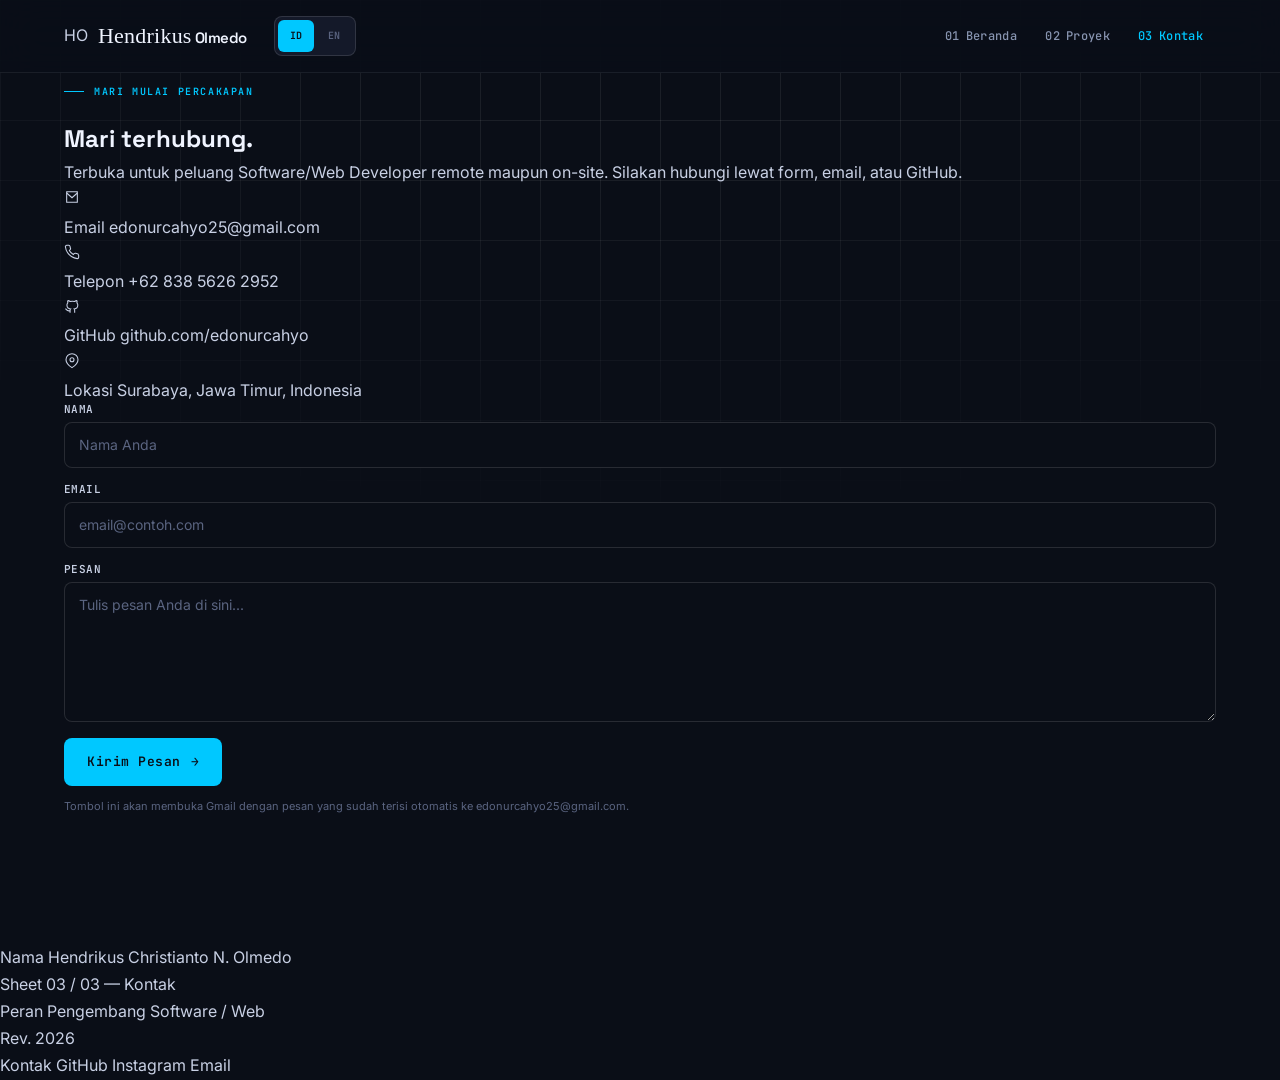
<file: contact.html>
<!doctype html>
<html lang="id">
<head>
<meta charset="UTF-8">
<meta name="viewport" content="width=device-width, initial-scale=1.0">
<title data-i18n-title="contact.title">Contact — Hendrikus Christianto N. Olmedo</title>
<meta name="description" content="Hubungi Hendrikus C. N. Olmedo untuk peluang Software / Web Developer.">
<link rel="preconnect" href="https://fonts.googleapis.com">
<link rel="preconnect" href="https://fonts.gstatic.com" crossorigin>
<link href="https://fonts.googleapis.com/css2?family=Space+Grotesk:wght@500;700&family=Inter:wght@400;500;600&family=JetBrains+Mono:wght@400;500&display=swap" rel="stylesheet">
<link rel="stylesheet" href="css/style.css">
<!-- Favicon -->
<link rel="icon" type="image/svg+xml" href="assets/favicon.svg">
<link rel="icon" type="image/png" href="assets/favicon.png">
</head>
<body>

<div class="reg-mark tl"></div>
<div class="reg-mark tr"></div>
<div class="reg-mark bl"></div>
<div class="reg-mark br"></div>

<header class="topbar">
  <div class="topbar-inner">
    <a href="index.html" class="brand">
      <span class="brand-mark">HO</span>
      <span class="brand-name"><b>Hendrikus</b> Olmedo</span>
    </a>
    <div class="topbar-right">
      <div class="lang-toggle" role="group" aria-label="Ganti bahasa / Switch language">
        <span class="lang-opt" data-lang="id">ID</span><span class="lang-opt" data-lang="en">EN</span>
      </div>
      <button class="nav-toggle" aria-label="Buka menu"><span></span></button>
    </div>
    <nav class="navsheets">
      <a href="index.html"><span class="sheetno">01</span><span data-i18n="nav.home">Home</span></a>
      <a href="projects.html"><span class="sheetno">02</span><span data-i18n="nav.projects">Projects</span></a>
      <a href="contact.html" class="is-active"><span class="sheetno">03</span><span data-i18n="nav.contact">Contact</span></a>
    </nav>
  </div>
</header>

<main class="sheet">

  <section class="page-hero reveal">
    <span class="eyebrow" data-i18n="contact.eyebrow">Sheet 03 — Contact</span>
    <h1 data-i18n="contact.h1">Mari terhubung.</h1>
    <p data-i18n="contact.p">Terbuka untuk peluang Software/Web Developer remote maupun on-site. Silakan hubungi lewat form, email, atau GitHub.</p>
  </section>

  <section class="section reveal" style="padding-top:0;">
    <div class="contact-grid">

      <div>
        <div class="legend">
          <div class="legend-row">
            <div class="legend-icon">
              <svg width="16" height="16" viewBox="0 0 24 24" fill="none" stroke="currentColor" stroke-width="1.6"><path d="M4 4h16v16H4z"/><path d="m4 6 8 7 8-7"/></svg>
            </div>
            <div>
              <span class="lbl" data-i18n="contact.lbl.email">Email</span>
              <a class="v" href="mailto:edonurcahyo25@gmail.com">edonurcahyo25@gmail.com</a>
            </div>
          </div>
          <div class="legend-row">
            <div class="legend-icon">
              <svg width="16" height="16" viewBox="0 0 24 24" fill="none" stroke="currentColor" stroke-width="1.6"><path d="M22 16.9v3a2 2 0 0 1-2.2 2 19.8 19.8 0 0 1-8.6-3.1 19.5 19.5 0 0 1-6-6A19.8 19.8 0 0 1 2.1 4.2 2 2 0 0 1 4.1 2h3a2 2 0 0 1 2 1.7c.1.9.3 1.8.6 2.7a2 2 0 0 1-.5 2.1L8 9.7a16 16 0 0 0 6 6l1.2-1.2a2 2 0 0 1 2.1-.5c.9.3 1.8.5 2.7.6a2 2 0 0 1 1.7 2Z"/></svg>
            </div>
            <div>
              <span class="lbl" data-i18n="contact.lbl.phone">Telepon</span>
              <a class="v" href="tel:+6283856262952">+62 838 5626 2952</a>
            </div>
          </div>
          <div class="legend-row">
            <div class="legend-icon">
              <svg width="16" height="16" viewBox="0 0 24 24" fill="none" stroke="currentColor" stroke-width="1.6"><path d="M9 19c-5 1.5-5-2.5-7-3m14 6v-3.4a2.8 2.8 0 0 0-.8-2.2c2.7-.3 5.5-1.3 5.5-6a4.6 4.6 0 0 0-1.3-3.2 4.2 4.2 0 0 0-.1-3.2s-1.1-.3-3.5 1.3a12.3 12.3 0 0 0-6.4 0C6.9 3.7 5.8 4 5.8 4a4.2 4.2 0 0 0-.1 3.2A4.6 4.6 0 0 0 4.4 10.4c0 4.6 2.8 5.7 5.5 6a2.8 2.8 0 0 0-.8 2.2V22"/></svg>
            </div>
            <div>
              <span class="lbl" data-i18n="contact.lbl.github">GitHub</span>
              <a class="v" href="https://github.com/edonurcahyo" target="_blank" rel="noopener">github.com/edonurcahyo</a>
            </div>
          </div>
          <div class="legend-row">
            <div class="legend-icon">
              <svg width="16" height="16" viewBox="0 0 24 24" fill="none" stroke="currentColor" stroke-width="1.6"><path d="M21 10c0 6-9 12-9 12s-9-6-9-12a9 9 0 0 1 18 0Z"/><circle cx="12" cy="10" r="3"/></svg>
            </div>
            <div>
              <span class="lbl" data-i18n="contact.lbl.location">Lokasi</span>
              <span class="v" data-i18n="contact.val.location">Surabaya, Jawa Timur, Indonesia</span>
            </div>
          </div>
        </div>
      </div>

      <div>
        <form id="contact-form">
          <div class="form-field">
            <label for="cf-name" data-i18n="contact.form.name">Nama</label>
            <input type="text" id="cf-name" name="name" required placeholder="Nama Anda" data-i18n-placeholder="contact.form.ph.name">
          </div>
          <div class="form-field">
            <label for="cf-email" data-i18n="contact.form.email">Email</label>
            <input type="email" id="cf-email" name="email" required placeholder="email@contoh.com" data-i18n-placeholder="contact.form.ph.email">
          </div>
          <div class="form-field">
            <label for="cf-message" data-i18n="contact.form.message">Pesan</label>
            <textarea id="cf-message" name="message" required placeholder="Tulis pesan Anda di sini..." data-i18n-placeholder="contact.form.ph.message"></textarea>
          </div>
          <button type="submit" class="btn primary"><span data-i18n="contact.form.btn">Kirim Pesan</span> <span class="arrow">→</span></button>
          <p class="form-note" data-i18n="contact.form.note">Tombol ini akan membuka aplikasi email Anda dengan pesan yang sudah terisi otomatis ke edonurcahyo25@gmail.com.</p>
        </form>
      </div>

    </div>
  </section>

</main>

<footer class="titleblock">
  <div class="titleblock-inner">
    <div class="tb-cell name">
      <span class="lbl" data-i18n="tb.name.lbl">Nama</span>
      <span class="val">Hendrikus Christianto N. Olmedo</span>
    </div>
    <div class="tb-cell">
      <span class="lbl" data-i18n="tb.sheet.lbl">Sheet</span>
      <span class="val" data-i18n="tb.sheet.contact">03 / 03 — Contact</span>
    </div>
    <div class="tb-cell">
      <span class="lbl" data-i18n="tb.role.lbl">Peran</span>
      <span class="val" data-i18n="tb.role.val">Software / Web Dev</span>
    </div>
    <div class="tb-cell">
      <span class="lbl" data-i18n="tb.rev.lbl">Rev.</span>
      <span class="val">2026</span>
    </div>
    <div class="tb-cell">
      <span class="lbl" data-i18n="tb.contact.lbl">Kontak</span>
      <span class="val tb-social">
        <a href="https://github.com/edonurcahyo" target="_blank" rel="noopener" aria-label="GitHub">GitHub</a>
        <a href="https://www.instagram.com/edo_nurcahyo/" target="_blank" rel="noopener" aria-label="Instagram">Instagram</a>
        <a href="mailto:edonurcahyo25@gmail.com" aria-label="Email">Email</a>
      </span>
    </div>
  </div>
</footer>

<script src="js/i18n.js"></script>
<script src="js/main.js"></script>
</body>
</html>
</file>
<file: css/style.css>
/* ============================================================
   HENDRIKUS PORTFOLIO — Dark Edition
   Design: Swiss Editorial × Modern Developer Portfolio
   ============================================================ */

:root {
  --bg: #0a0e17;
  --bg-1: #0f1422;
  --bg-2: #141929;
  --ink: #f0f4ff;
  --ink-2: #c8d0e4;
  --ink-3: #8894b0;
  --ink-4: #5a6480;
  --line: rgba(255, 255, 255, .07);
  --line-2: rgba(255, 255, 255, .12);
  --line-3: rgba(255, 255, 255, .18);
  --accent: #00c8ff;
  --accent-dim: rgba(0, 200, 255, .12);
  --accent-glow: rgba(0, 200, 255, .22);
  --green: #22d38a;
  --font-display: 'Space Grotesk', 'Arial', sans-serif;
  --font-body: 'Inter', -apple-system, BlinkMacSystemFont, 'Segoe UI', sans-serif;
  --font-mono: 'JetBrains Mono', ui-monospace, 'Cascadia Code', monospace;
  --font-script: 'Yellowtail', 'Segoe Script', cursive;
  --gutter: clamp(20px, 5vw, 80px);
  --content: 1280px;
  --radius-sm: 6px;
  --radius: 10px;
  --radius-lg: 16px;
  --ease-out: cubic-bezier(.16, 1, .3, 1);
  --dur-fast: 180ms;
  --dur-med: 300ms;
  --dur-slow: 500ms;
}

*,
*::before,
*::after {
  box-sizing: border-box;
  margin: 0;
}

html {
  color-scheme: dark;
  scroll-behavior: smooth;
  scroll-padding-top: 80px;
}

body {
  min-width: 320px;
  min-height: 100svh;
  overflow-x: clip;
  color: var(--ink-2);
  background: var(--bg);
  font: 400 16px/1.7 var(--font-body);
  -webkit-font-smoothing: antialiased;
}

body.menu-open {
  overflow: hidden;
}

::selection {
  color: var(--bg);
  background: var(--accent);
}

a {
  color: inherit;
  text-decoration: none;
}

img {
  display: block;
  max-width: 100%;
}

button,
input,
textarea {
  font: inherit;
}

button,
a {
  -webkit-tap-highlight-color: transparent;
  cursor: pointer;
}

h1,
h2,
h3,
h4 {
  font-family: var(--font-display);
  color: var(--ink);
  margin: 0;
}

a:focus-visible,
button:focus-visible,
input:focus-visible,
textarea:focus-visible {
  outline: 2px solid var(--accent);
  outline-offset: 3px;
  border-radius: 3px;
}

/* Skip link */
.skip-link {
  position: fixed;
  z-index: 9999;
  top: 12px;
  left: 12px;
  padding: 10px 18px;
  border-radius: 99px;
  color: var(--bg);
  background: var(--accent);
  font: 600 12px/1 var(--font-mono);
  transform: translateY(-200%);
  transition: transform var(--dur-med) var(--ease-out);
}

.skip-link:focus {
  transform: translateY(0);
}

/* Grid background */
body::before {
  content: '';
  position: fixed;
  inset: 0;
  z-index: -1;
  pointer-events: none;
  background-image: linear-gradient(var(--line) 1px, transparent 1px),
    linear-gradient(90deg, var(--line) 1px, transparent 1px);
  background-size: 60px 60px;
  mask-image: radial-gradient(ellipse 80% 60% at 50% 0%, black 30%, transparent 100%);
}

/* Scroll progress */
#scroll-progress {
  position: fixed;
  top: 0;
  left: 0;
  z-index: 999;
  height: 2px;
  background: var(--accent);
  transform-origin: left;
  transform: scaleX(0);
  transition: transform .1s linear;
  box-shadow: 0 0 8px var(--accent-glow);
}

/* Preloader */
.preloader {
  position: fixed;
  inset: 0;
  z-index: 9998;
  display: flex;
  flex-direction: column;
  align-items: center;
  justify-content: center;
  gap: 24px;
  background: var(--bg);
  transition: transform 1s var(--ease-out), opacity .6s ease .15s;
}

.preloader-dot {
  width: 7px;
  height: 7px;
  border-radius: 50%;
  background: var(--accent);
  animation: preDot 1.6s ease-in-out .2s infinite, preEnter .4s ease .2s forwards;
  opacity: 0;
}

.preloader-word {
  font-family: var(--font-script);
  font-size: clamp(3rem, 12vw, 7rem);
  line-height: 1;
  color: var(--ink);
  clip-path: inset(-20% 101% -30% -10%);
  animation: scriptReveal 2.6s cubic-bezier(.22, .61, .36, 1) .35s forwards;
}

.preloader-status {
  display: flex;
  align-items: center;
  gap: 12px;
  color: var(--ink-4);
  font: 10px/1.4 var(--font-mono);
  letter-spacing: .14em;
  text-transform: uppercase;
  opacity: 0;
  animation: preEnter .5s ease 1.3s forwards;
}

.preloader-status .track {
  width: 100px;
  height: 1px;
  background: var(--line-2);
  position: relative;
  overflow: hidden;
}

.preloader-status .track span {
  position: absolute;
  inset: 0 100% 0 0;
  background: var(--accent);
  animation: preTrack 1.3s cubic-bezier(.3, .6, .3, 1) 1.35s forwards;
}

.preloader.is-done {
  transform: translateY(-100%);
  opacity: 0;
  pointer-events: none;
}

@keyframes scriptReveal {
  to {
    clip-path: inset(-20% 0% -30% -10%);
  }
}

@keyframes preEnter {
  to {
    opacity: 1;
  }
}

@keyframes preDot {

  0%,
  100% {
    opacity: .2;
    transform: scale(.8);
  }

  50% {
    opacity: 1;
    transform: scale(1.2);
  }
}

@keyframes preTrack {
  to {
    inset: 0 0% 0 0;
  }
}

@media (prefers-reduced-motion: reduce) {
  .preloader {
    display: none;
  }
}

html.is-loading,
html.is-loading body {
  overflow: hidden;
  height: 100%;
}

/* Navigation */
.topbar {
  position: sticky;
  top: 0;
  z-index: 200;
  border-bottom: 1px solid var(--line);
  background: rgba(10, 14, 23, .88);
  backdrop-filter: blur(20px) saturate(160%);
  -webkit-backdrop-filter: blur(20px) saturate(160%);
}

.topbar-inner {
  display: flex;
  width: min(100%, 1440px);
  min-height: 72px;
  align-items: center;
  gap: 28px;
  margin: 0 auto;
  padding: 10px var(--gutter);
}

.brand {
  display: inline-flex;
  flex: 0 0 auto;
  align-items: center;
  gap: 10px;
  transition: opacity var(--dur-fast) ease;
}

.brand:hover {
  opacity: .75;
}

.brand-name {
  color: var(--ink);
  font: 600 15px/1 var(--font-display);
  letter-spacing: -.04em;
}

.brand-name b {
  font-family: var(--font-script);
  font-weight: 400;
  font-size: 22px;
  line-height: 1;
  letter-spacing: .01em;
  color: var(--ink);
}

.navsheets {
  display: flex;
  align-items: center;
  gap: 2px;
  margin-left: auto;
}

.navsheets a {
  display: inline-flex;
  min-height: 42px;
  align-items: center;
  gap: 6px;
  padding: 8px 13px;
  border-radius: 6px;
  color: var(--ink-3);
  font: 500 12px/1 var(--font-mono);
  letter-spacing: .03em;
  transition: color var(--dur-fast) ease, background var(--dur-fast) ease;
}

.navsheets a:hover {
  color: var(--ink);
  background: var(--line);
}

.navsheets a.is-active {
  color: var(--accent);
}

.topbar-right {
  display: flex;
  align-items: center;
  gap: 10px;
  flex: 0 0 auto;
}

.lang-toggle {
  display: inline-flex;
  align-items: center;
  gap: 2px;
  padding: 3px;
  border: 1px solid var(--line-2);
  border-radius: 8px;
  background: var(--bg-2);
}

.lang-opt {
  display: grid;
  min-width: 36px;
  min-height: 32px;
  place-items: center;
  padding: 4px 8px;
  border: 0;
  border-radius: 6px;
  color: var(--ink-4);
  background: transparent;
  font: 600 10px/1 var(--font-mono);
  letter-spacing: .06em;
  cursor: pointer;
  transition: color var(--dur-fast) ease, background var(--dur-fast) ease;
}

.lang-opt:hover {
  color: var(--ink-2);
}

.lang-opt.is-active {
  color: var(--bg);
  background: var(--accent);
}

.nav-cv-btn {
  display: inline-flex;
  align-items: center;
  gap: 7px;
  min-height: 36px;
  padding: 8px 14px;
  border: 1px solid var(--line-2);
  border-radius: 7px;
  color: var(--ink-2);
  font: 600 11px/1 var(--font-mono);
  letter-spacing: .03em;
  transition: border-color var(--dur-fast) ease, color var(--dur-fast) ease, background var(--dur-fast) ease;
}

.nav-cv-btn:hover {
  border-color: var(--accent);
  color: var(--accent);
  background: var(--accent-dim);
}

.nav-icon-link {
  display: grid;
  width: 36px;
  height: 36px;
  place-items: center;
  border: 1px solid var(--line-2);
  border-radius: 7px;
  color: var(--ink-3);
  transition: border-color var(--dur-fast) ease, color var(--dur-fast) ease;
}

.nav-icon-link svg {
  width: 15px;
  height: 15px;
}

.nav-icon-link:hover {
  border-color: var(--line-3);
  color: var(--ink);
}

.nav-toggle {
  display: none;
  width: 42px;
  height: 42px;
  align-items: center;
  justify-content: center;
  border: 1px solid var(--line-2);
  border-radius: 8px;
  color: var(--ink-2);
  background: var(--bg-2);
  cursor: pointer;
  transition: border-color var(--dur-fast) ease;
}

.nav-toggle:hover {
  border-color: var(--line-3);
}

.nav-toggle-lines {
  display: flex;
  flex-direction: column;
  gap: 4px;
  width: 16px;
}

.nav-toggle-lines span {
  display: block;
  height: 1.5px;
  background: currentColor;
  border-radius: 1px;
  transition: transform var(--dur-med) var(--ease-out), opacity var(--dur-fast) ease;
}

.nav-toggle[aria-expanded="true"] .nav-toggle-lines span:nth-child(1) {
  transform: translateY(5.5px) rotate(45deg);
}

.nav-toggle[aria-expanded="true"] .nav-toggle-lines span:nth-child(2) {
  opacity: 0;
}

.nav-toggle[aria-expanded="true"] .nav-toggle-lines span:nth-child(3) {
  transform: translateY(-5.5px) rotate(-45deg);
}

/* Layout utilities */
.sheet {
  width: min(100%, var(--content));
  margin: 0 auto;
  padding-inline: var(--gutter);
}

.page-sheet {
  padding-bottom: clamp(80px, 10vw, 130px);
}

.section {
  position: relative;
  padding-block: clamp(72px, 10vw, 130px);
  border-bottom: 1px solid var(--line);
}

.section:last-of-type {
  border-bottom: 0;
}

.eyebrow {
  display: inline-flex;
  align-items: center;
  gap: 10px;
  margin-bottom: 20px;
  color: var(--accent);
  font: 600 10px/1.4 var(--font-mono);
  letter-spacing: .16em;
  text-transform: uppercase;
}

.eyebrow::before {
  content: '';
  display: block;
  width: 20px;
  height: 1px;
  background: currentColor;
  flex-shrink: 0;
}

.section-heading {
  display: flex;
  align-items: flex-end;
  justify-content: space-between;
  gap: 24px;
  margin-bottom: 48px;
}

.section-heading h2 {
  margin: 0;
  font-size: clamp(2rem, 4vw, 3.2rem);
  font-weight: 600;
  line-height: 1.08;
  letter-spacing: -.065em;
}

.section-number {
  color: var(--ink-4);
  font: 500 11px/1 var(--font-mono);
  letter-spacing: .08em;
  margin-bottom: 14px;
}

.lede {
  color: var(--ink-3);
  font-size: 16px;
  line-height: 1.85;
}

.muted {
  color: var(--ink-3);
}

/* Buttons */
.btn {
  display: inline-flex;
  min-height: 48px;
  align-items: center;
  justify-content: center;
  gap: 10px;
  padding: 12px 22px;
  border: 1px solid transparent;
  border-radius: 8px;
  color: var(--bg);
  background: var(--accent);
  font: 600 13px/1 var(--font-mono);
  letter-spacing: .04em;
  white-space: nowrap;
  transition: transform var(--dur-fast) var(--ease-out), box-shadow var(--dur-fast) ease, opacity var(--dur-fast) ease;
}

.btn:hover {
  transform: translateY(-2px);
  box-shadow: 0 8px 28px var(--accent-glow);
  opacity: .92;
}

.btn:active {
  transform: translateY(0) scale(.98);
}

.btn .arrow {
  transition: transform var(--dur-fast) var(--ease-out);
}

.btn:hover .arrow {
  transform: translate(2px, -2px);
}

.btn.secondary {
  color: var(--ink-2);
  border-color: var(--line-2);
  background: transparent;
}

.btn.secondary:hover {
  border-color: var(--accent);
  color: var(--accent);
  background: var(--accent-dim);
  box-shadow: none;
}

.text-link {
  display: inline-flex;
  min-height: 40px;
  align-items: center;
  gap: 8px;
  color: var(--accent);
  font: 600 12px/1 var(--font-mono);
  letter-spacing: .03em;
  transition: gap var(--dur-fast) ease;
}

.text-link:hover {
  gap: 12px;
}

.chip {
  display: inline-flex;
  align-items: center;
  gap: 6px;
  padding: 5px 11px;
  border: 1px solid var(--line-2);
  border-radius: 6px;
  color: var(--ink-3);
  background: var(--bg-2);
  font: 500 10px/1.4 var(--font-mono);
  letter-spacing: .04em;
  transition: border-color var(--dur-fast) ease, color var(--dur-fast) ease;
}

.chip:hover {
  border-color: var(--accent);
  color: var(--accent);
}

.chip img {
  width: 14px;
  height: 14px;
  object-fit: contain;
}

/* Reveal */
.reveal {
  opacity: 1;
}

.js-enabled .reveal {
  opacity: 0;
  transform: translateY(20px);
  transition: opacity var(--dur-slow) var(--ease-out), transform var(--dur-slow) var(--ease-out);
}

.js-enabled .reveal.is-visible {
  opacity: 1;
  transform: translateY(0);
}

.js-enabled .reveal[data-delay="1"] {
  transition-delay: .07s;
}

.js-enabled .reveal[data-delay="2"] {
  transition-delay: .14s;
}

.js-enabled .reveal[data-delay="3"] {
  transition-delay: .21s;
}

.js-enabled .reveal[data-delay="4"] {
  transition-delay: .28s;
}

@media (prefers-reduced-motion: reduce) {
  .js-enabled .reveal {
    opacity: 1 !important;
    transform: none !important;
    transition: none !important;
  }
}

/* Hero */
.home-hero {
  display: grid;
  grid-template-columns: 1fr min(380px, 34%);
  align-items: center;
  gap: clamp(48px, 7vw, 100px);
  min-height: calc(100svh - 72px);
  padding-block: clamp(80px, 10vw, 120px);
  border-bottom: 1px solid var(--line);
  position: relative;
}

.home-hero::after {
  content: '';
  position: absolute;
  top: -100px;
  left: 0;
  right: 0;
  height: 500px;
  background: radial-gradient(ellipse 70% 60% at 25% 50%, rgba(0, 200, 255, .06), transparent 70%);
  pointer-events: none;
  z-index: -1;
}

.hero-copy {
  position: relative;
  z-index: 1;
}

.hero-label {
  display: inline-flex;
  align-items: center;
  gap: 8px;
  margin-bottom: 30px;
  padding: 5px 12px 5px 6px;
  border: 1px solid var(--line-2);
  border-radius: 99px;
  background: var(--bg-2);
  color: var(--ink-3);
  font: 500 10px/1.4 var(--font-mono);
  letter-spacing: .1em;
  text-transform: uppercase;
}

.hero-label-dot {
  width: 6px;
  height: 6px;
  border-radius: 50%;
  background: var(--green);
  animation: pulse-dot 2s ease-in-out infinite;
}

@keyframes pulse-dot {

  0%,
  100% {
    opacity: 1;
    transform: scale(1);
  }

  50% {
    opacity: .5;
    transform: scale(.8);
  }
}

.hero-name {
  margin: 0 0 28px;
  font-size: clamp(3.2rem, 7vw, 6.5rem);
  font-weight: 600;
  line-height: .95;
  letter-spacing: -.08em;
  max-width: 14ch;
}

.hero-name .accent-word {
  color: var(--accent);
  display: block;
}

.hero-desc {
  max-width: 52ch;
  margin: 0 0 36px;
  color: var(--ink-3);
  font-size: 16px;
  line-height: 1.85;
}

.hero-actions {
  display: flex;
  flex-wrap: wrap;
  gap: 10px;
  margin-bottom: 48px;
}

.hero-meta {
  display: flex;
  flex-wrap: wrap;
  gap: 6px 24px;
  padding-top: 24px;
  border-top: 1px solid var(--line);
  color: var(--ink-4);
  font: 400 10px/1.5 var(--font-mono);
  letter-spacing: .06em;
}

.hero-meta-item {
  display: inline-flex;
  align-items: center;
  gap: 7px;
}

.hero-meta-dot {
  width: 5px;
  height: 5px;
  border-radius: 50%;
  background: var(--accent);
  flex-shrink: 0;
}

.hero-stats {
  display: grid;
  grid-template-columns: repeat(3, 1fr);
  border-top: 1px solid var(--line);
  margin-top: 32px;
}

.hero-stat {
  padding: 18px 16px 0 0;
}

.hero-stat .label {
  display: block;
  margin-bottom: 6px;
  color: var(--ink-4);
  font: 500 9px/1.4 var(--font-mono);
  letter-spacing: .12em;
  text-transform: uppercase;
}

.hero-stat .value {
  display: block;
  color: var(--ink);
  font: 600 14px/1.3 var(--font-display);
  letter-spacing: -.03em;
}

.hero-art {
  position: relative;
  align-self: center;
}

.hero-portrait-frame {
  position: relative;
  border-radius: 200px 200px 14px 14px;
  overflow: hidden;
  background: var(--bg-2);
  border: 1px solid var(--line-2);
  aspect-ratio: 4 / 5;
}

.hero-portrait-frame::after {
  content: '';
  position: absolute;
  inset: 45% 0 0;
  background: linear-gradient(to bottom, transparent, rgba(10, 14, 23, .7));
  pointer-events: none;
}

.hero-portrait-frame img {
  width: 100%;
  height: 100%;
  object-fit: cover;
  object-position: center 20%;
  transition: transform var(--dur-slow) var(--ease-out);
}

.hero-art:hover .hero-portrait-frame img {
  transform: scale(1.04);
}

.portrait-caption {
  position: absolute;
  z-index: 1;
  inset: auto 18px 18px 18px;
  display: flex;
  align-items: flex-end;
  justify-content: space-between;
  gap: 12px;
  color: white;
}

.portrait-caption-text strong {
  display: block;
  font: 600 13px/1.3 var(--font-display);
}

.portrait-caption-text span {
  font: 400 9px/1.4 var(--font-mono);
  color: rgba(255, 255, 255, .65);
}

.portrait-index-badge {
  flex-shrink: 0;
  padding: 6px 9px;
  border: 1px solid rgba(255, 255, 255, .2);
  border-radius: 6px;
  background: rgba(10, 14, 23, .6);
  backdrop-filter: blur(12px);
  font: 500 9px/1 var(--font-mono);
  white-space: nowrap;
}

.hero-art-corner {
  position: absolute;
  top: -10px;
  right: -10px;
  width: 50px;
  height: 50px;
  border: 1px solid var(--line-2);
  border-radius: 50%;
  display: grid;
  place-items: center;
  color: var(--ink-4);
  font: 500 9px/1 var(--font-mono);
  background: var(--bg-1);
  letter-spacing: -.02em;
}

/* About */
.about-grid {
  display: grid;
  grid-template-columns: minmax(200px, .62fr) minmax(0, 1.38fr);
  align-items: start;
  gap: clamp(40px, 8vw, 110px);
}

.about-aside {
  display: flex;
  flex-direction: column;
  gap: 16px;
}

.about-photo-wrap {
  position: relative;
  border-radius: var(--radius-lg);
  overflow: hidden;
  border: 1px solid var(--line-2);
  background: var(--bg-2);
}

.about-photo-wrap img {
  width: 100%;
  aspect-ratio: 4 / 4.5;
  object-fit: cover;
}

.frame-tag {
  position: absolute;
  top: 12px;
  left: 12px;
  padding: 5px 10px;
  border: 1px solid rgba(255, 255, 255, .15);
  border-radius: 6px;
  background: rgba(10, 14, 23, .7);
  backdrop-filter: blur(10px);
  color: rgba(255, 255, 255, .75);
  font: 500 9px/1.3 var(--font-mono);
  letter-spacing: .06em;
}

.about-stats-grid {
  display: grid;
  grid-template-columns: 1fr 1fr;
  border: 1px solid var(--line-2);
  border-radius: var(--radius);
  overflow: hidden;
  background: var(--bg-2);
}

.about-stat-cell {
  padding: 14px;
}

.about-stat-cell+.about-stat-cell {
  border-left: 1px solid var(--line);
}

.about-stat-cell .label {
  display: block;
  margin-bottom: 5px;
  color: var(--ink-4);
  font: 500 9px/1.4 var(--font-mono);
  letter-spacing: .1em;
  text-transform: uppercase;
}

.about-stat-cell .value {
  display: block;
  color: var(--ink);
  font: 600 18px/1.2 var(--font-display);
  letter-spacing: -.04em;
}

.about-stat-cell .sub {
  color: var(--ink-4);
  font-size: 11px;
  margin-top: 2px;
}

.about-body h2 {
  margin: 0 0 20px;
  font-size: clamp(2rem, 4vw, 3.2rem);
  font-weight: 600;
  line-height: 1.05;
  letter-spacing: -.07em;
}

.about-body .lede {
  margin-bottom: 36px;
}

.about-points {
  border-top: 1px solid var(--line);
}

.about-point {
  display: grid;
  grid-template-columns: minmax(95px, .3fr) 1fr;
  gap: 16px;
  padding: 16px 0;
  border-bottom: 1px solid var(--line);
}

.about-point .point-label {
  color: var(--accent);
  font: 600 9px/1.5 var(--font-mono);
  letter-spacing: .1em;
  text-transform: uppercase;
  padding-top: 2px;
}

.about-point ul {
  display: flex;
  flex-wrap: wrap;
  gap: 8px;
  margin: 0;
  padding: 0;
  list-style: none;
}

.about-point li {
  color: var(--ink-3);
  font-size: 13px;
}

.tech-stack {
  display: flex;
  flex-wrap: wrap;
  gap: 8px;
  margin-top: 28px;
  padding-top: 24px;
  border-top: 1px solid var(--line);
}

.tech-stack .chip {
  min-height: 36px;
  padding-inline: 12px;
}

/* Home project rows */
.home-projects-row {
  display: grid;
  grid-template-columns: repeat(2, minmax(0, 1fr));
  gap: 20px;
}

.home-project-item {
  display: flex;
  min-width: 0;
  flex-direction: column;
  overflow: hidden;
  border: 1px solid var(--line-2);
  border-radius: var(--radius-lg);
  background: var(--bg-1);
  transition: background var(--dur-med) ease;
}

.home-project-item:hover {
  background: var(--bg-2);
}

.home-project-img-wrap {
  display: block;
  position: relative;
  overflow: hidden;
  aspect-ratio: 16 / 9;
  background: var(--bg-2);
}

.home-project-img-wrap img {
  width: 100%;
  height: 100%;
  object-fit: cover;
  object-position: top;
  transition: transform var(--dur-slow) var(--ease-out);
}

.publish-flow-art {
  display: grid;
  place-items: center;
  min-height: 260px;
  min-width: 0;
  padding: clamp(16px, 3vw, 36px);
  background:
    radial-gradient(ellipse at 50% 50%, rgba(0, 200, 255, .1), transparent 62%),
    linear-gradient(135deg, #101a2b, #0b101b 72%);
}

.publish-code-window {
  width: min(100%, 620px);
  overflow: hidden;
  border: 1px solid var(--line-2);
  border-radius: var(--radius);
  background: rgba(10, 14, 23, .9);
  box-shadow: 0 18px 48px rgba(0, 0, 0, .24);
}

.publish-code-toolbar {
  display: flex;
  min-height: 42px;
  align-items: center;
  gap: 12px;
  padding: 0 14px;
  border-bottom: 1px solid var(--line);
  color: var(--ink-3);
  font: 500 10px/1 var(--font-mono);
}

.publish-code-dots {
  display: inline-flex;
  gap: 5px;
}

.publish-code-dots i {
  width: 7px;
  height: 7px;
  border-radius: 50%;
  background: var(--ink-4);
}

.publish-code-dots i:first-child {
  background: #f08b82;
}

.publish-code-dots i:nth-child(2) {
  background: #e7bd63;
}

.publish-code-dots i:last-child {
  background: var(--green);
}

.publish-code-language {
  margin-left: auto;
  color: var(--accent);
}

.publish-code {
  max-width: 100%;
  margin: 0;
  overflow-x: auto;
  padding: 16px 0;
  color: var(--ink-2);
  font: 500 11px/1.8 var(--font-mono);
  scrollbar-color: var(--ink-4) transparent;
  scrollbar-width: thin;
  white-space: normal;
}

.publish-code-line {
  display: grid;
  grid-template-columns: 42px max-content;
  min-width: max-content;
  padding-right: 20px;
  white-space: pre;
}

.publish-code-number {
  padding-right: 12px;
  color: var(--ink-4);
  text-align: right;
  user-select: none;
}

.publish-code-keyword {
  color: var(--accent);
}

.publish-code-type {
  color: var(--ink);
}

.publish-code-string {
  color: var(--green);
}

.publish-code-function {
  color: var(--accent);
}

.home-project-item:hover .home-project-img-wrap img {
  transform: scale(1.04);
}

.home-project-body {
  display: flex;
  flex: 1;
  flex-direction: column;
  justify-content: center;
  padding: clamp(22px, 3vw, 36px);
  border-top: 1px solid var(--line);
}

.home-project-num {
  color: var(--ink-4);
  font: 500 10px/1 var(--font-mono);
  letter-spacing: .08em;
  margin-bottom: 10px;
}

.home-project-body h3 {
  margin: 0 0 10px;
  font-size: clamp(1.2rem, 2vw, 1.65rem);
  font-weight: 600;
  letter-spacing: -.05em;
  line-height: 1.15;
}

.home-project-body p {
  color: var(--ink-3);
  font-size: 14px;
  line-height: 1.75;
  margin: 0 0 20px;
}

.home-project-tags {
  display: flex;
  flex-wrap: wrap;
  gap: 6px;
  margin-bottom: 20px;
}

.home-project-tag {
  padding: 4px 9px;
  border: 1px solid var(--line-2);
  border-radius: 5px;
  color: var(--ink-4);
  font: 500 9px/1.3 var(--font-mono);
}

.publish-feature-heading {
  margin-bottom: 28px;
}

.publish-feature-heading .eyebrow {
  margin-bottom: 10px;
}

.publish-feature-heading h2 {
  font-size: clamp(1.7rem, 3vw, 2.4rem);
  font-weight: 600;
  letter-spacing: -.055em;
  line-height: 1.1;
}

.publish-flow-feature {
  display: grid;
  grid-template-columns: minmax(0, 1.25fr) minmax(250px, .75fr);
  min-height: 290px;
  overflow: hidden;
  border: 1px solid var(--line-2);
  border-radius: var(--radius-lg);
  background: var(--bg-1);
}

.publish-flow-copy {
  display: flex;
  flex-direction: column;
  align-items: flex-start;
  justify-content: center;
  padding: clamp(24px, 4vw, 48px);
  border-left: 1px solid var(--line);
}

.publish-flow-copy p {
  margin: 0 0 24px;
  color: var(--ink-3);
  font-size: 14px;
  line-height: 1.75;
}

/* CTA block */
.cta-block {
  display: flex;
  align-items: center;
  justify-content: space-between;
  gap: 32px;
  padding: clamp(32px, 5vw, 56px) clamp(24px, 4vw, 48px);
  border: 1px solid var(--line-2);
  border-radius: var(--radius-lg);
  background: var(--bg-1);
  position: relative;
  overflow: hidden;
}

.cta-block::before {
  content: '';
  position: absolute;
  top: -80px;
  right: -80px;
  width: 240px;
  height: 240px;
  background: radial-gradient(circle, rgba(0, 200, 255, .07), transparent 70%);
  pointer-events: none;
}

.cta-block .eyebrow {
  color: rgba(0, 200, 255, .7);
}

.cta-block h2 {
  margin: 0 0 10px;
  font-size: clamp(1.8rem, 3.5vw, 2.8rem);
  font-weight: 600;
  line-height: 1.07;
  letter-spacing: -.065em;
}

.cta-block p {
  max-width: 50ch;
  color: var(--ink-3);
  font-size: 14px;
  margin: 0;
}

/* Terminal */
.terminal-block {
  border: 1px solid var(--line-2);
  border-radius: var(--radius-lg);
  overflow: hidden;
  background: var(--bg-1);
}

.terminal-titlebar {
  display: flex;
  align-items: center;
  gap: 12px;
  padding: 10px 16px;
  border-bottom: 1px solid var(--line);
  background: var(--bg-2);
}

.terminal-dots {
  display: flex;
  gap: 6px;
}

.terminal-dot {
  width: 10px;
  height: 10px;
  border-radius: 50%;
}

.terminal-dot.red {
  background: #ff5f57;
}

.terminal-dot.yellow {
  background: #ffbd2e;
}

.terminal-dot.green {
  background: #28c940;
}

.terminal-titlebar-text {
  font: 500 10px/1 var(--font-mono);
  color: var(--ink-4);
  letter-spacing: .04em;
}

.terminal-body {
  padding: 20px 20px 24px;
  font-family: var(--font-mono);
}

.terminal-line {
  margin-bottom: 12px;
  line-height: 1.6;
  font-size: 13px;
}

.terminal-line:last-child {
  margin-bottom: 0;
}

.t-prompt {
  color: var(--accent);
}

.t-cmd {
  color: var(--ink-2);
}

.t-out {
  color: var(--ink-3);
  margin-left: 16px;
}

.t-val {
  color: var(--green);
}

.terminal-cursor {
  display: inline-block;
  width: 2px;
  height: 13px;
  background: var(--accent);
  vertical-align: text-bottom;
  animation: blink 1.1s step-end infinite;
}

@keyframes blink {

  0%,
  100% {
    opacity: 1;
  }

  50% {
    opacity: 0;
  }
}

/* Page intro */
.page-intro {
  padding: clamp(72px, 10vw, 120px) 0 48px;
}

.page-intro h1 {
  margin: 0 0 20px;
  font-size: clamp(2.8rem, 7vw, 5.5rem);
  font-weight: 600;
  line-height: .97;
  letter-spacing: -.085em;
  max-width: 18ch;
}

.page-intro p {
  max-width: 56ch;
  color: var(--ink-3);
  font-size: 16px;
  line-height: 1.8;
}

/* Project toolbar */
.project-toolbar {
  display: flex;
  align-items: flex-end;
  justify-content: space-between;
  gap: 20px;
  margin-top: 40px;
  padding-top: 20px;
  border-top: 1px solid var(--line);
}

.project-count {
  margin: 0;
}

.project-count .label {
  color: var(--ink-4);
  font: 500 9px/1.4 var(--font-mono);
  letter-spacing: .12em;
  text-transform: uppercase;
}

.project-count .value {
  font: 700 22px/1 var(--font-display);
  color: var(--ink);
  letter-spacing: -.04em;
}

.project-filters {
  display: flex;
  flex-wrap: wrap;
  gap: 6px;
}

.filter-chip {
  min-height: 38px;
  padding: 7px 14px;
  border: 1px solid var(--line-2);
  border-radius: 7px;
  color: var(--ink-3);
  background: var(--bg-2);
  font: 600 10px/1 var(--font-mono);
  letter-spacing: .04em;
  cursor: pointer;
  transition: border-color var(--dur-fast) ease, color var(--dur-fast) ease, background var(--dur-fast) ease, transform var(--dur-fast) var(--ease-out);
}

.filter-chip:hover {
  border-color: var(--line-3);
  color: var(--ink-2);
  transform: translateY(-1px);
}

.filter-chip.is-active {
  border-color: var(--accent);
  color: var(--bg);
  background: var(--accent);
}

/* Project grid */
.project-grid {
  display: grid;
  grid-template-columns: repeat(2, 1fr);
  gap: 1px;
  border: 1px solid var(--line);
  border-radius: var(--radius-lg);
  overflow: hidden;
  background: var(--line);
  margin-top: 32px;
}

.project-card {
  display: flex;
  flex-direction: column;
  background: var(--bg-1);
  transition: background var(--dur-med) ease;
}

.project-card[hidden] {
  display: none !important;
}

.project-card:hover {
  background: var(--bg-2);
}

.project-image-wrap {
  position: relative;
  overflow: hidden;
  aspect-ratio: 16 / 10;
  background: var(--bg-2);
}

.project-image-wrap img {
  width: 100%;
  height: 100%;
  object-fit: cover;
  object-position: top;
  transition: transform var(--dur-slow) var(--ease-out);
}

.project-card:hover .project-image-wrap img {
  transform: scale(1.04);
}

.project-image-wrap::after {
  content: '';
  position: absolute;
  inset: 50% 0 0;
  background: linear-gradient(to bottom, transparent, rgba(10, 14, 23, .35));
  pointer-events: none;
}

.img-badge {
  position: absolute;
  top: 14px;
  z-index: 1;
  padding: 5px 9px;
  border: 1px solid rgba(255, 255, 255, .12);
  border-radius: 6px;
  background: rgba(10, 14, 23, .75);
  backdrop-filter: blur(10px);
  font: 500 9px/1 var(--font-mono);
  color: var(--ink-3);
}

.img-badge-num {
  left: 14px;
}

.img-badge-cat {
  right: 14px;
  color: var(--accent);
  border-color: rgba(0, 200, 255, .2);
}

.img-expand-hint {
  position: absolute;
  right: 14px;
  bottom: 14px;
  z-index: 1;
  display: grid;
  width: 32px;
  height: 32px;
  place-items: center;
  border: 1px solid rgba(255, 255, 255, .15);
  border-radius: 6px;
  background: rgba(10, 14, 23, .75);
  backdrop-filter: blur(10px);
  color: var(--ink-2);
  font-size: 14px;
  opacity: 0;
  transform: translateY(4px);
  transition: opacity var(--dur-fast) ease, transform var(--dur-fast) ease;
}

.project-image-link:hover .img-expand-hint,
.project-image-link:focus-visible .img-expand-hint {
  opacity: 1;
  transform: none;
}

.project-image-link {
  display: block;
  position: relative;
}

.card-body {
  display: flex;
  flex: 1;
  flex-direction: column;
  padding: clamp(18px, 2.5vw, 26px);
  border-top: 1px solid var(--line);
}

.card-kicker {
  display: block;
  margin-bottom: 8px;
  color: var(--ink-4);
  font: 500 9px/1.5 var(--font-mono);
  letter-spacing: .1em;
  text-transform: uppercase;
}

.card-body h2,
.card-body h3 {
  margin: 0 0 10px;
  font-size: clamp(1.05rem, 1.8vw, 1.4rem);
  font-weight: 600;
  line-height: 1.2;
  letter-spacing: -.04em;
}

.card-desc {
  margin: 0 0 16px;
  color: var(--ink-3);
  font-size: 13px;
  line-height: 1.75;
}

.card-tags {
  display: flex;
  flex-wrap: wrap;
  gap: 6px;
  margin: auto 0 16px;
}

.card-tag {
  padding: 4px 9px;
  border: 1px solid var(--line-2);
  border-radius: 5px;
  color: var(--ink-4);
  background: var(--bg-2);
  font: 500 9px/1.3 var(--font-mono);
  letter-spacing: .03em;
}

.card-footer {
  display: flex;
  flex-wrap: wrap;
  gap: 2px 14px;
  padding-top: 14px;
  border-top: 1px solid var(--line);
}

.card-footer-link {
  display: inline-flex;
  min-height: 38px;
  align-items: center;
  gap: 6px;
  color: var(--accent);
  font: 600 10px/1 var(--font-mono);
  letter-spacing: .04em;
  transition: gap var(--dur-fast) ease;
}

.card-footer-link:hover {
  gap: 10px;
}

/* Contact */
.contact-layout {
  display: grid;
  grid-template-columns: minmax(0, .9fr) minmax(0, 1.1fr);
  align-items: start;
  gap: 24px;
}

.contact-cards {
  display: grid;
  grid-template-columns: repeat(2, 1fr);
  gap: 10px;
}

.contact-card {
  display: flex;
  flex-direction: column;
  align-items: flex-start;
  gap: 12px;
  min-height: 176px;
  padding: 18px;
  border: 1px solid var(--line-2);
  border-radius: var(--radius-lg);
  background: var(--bg-1);
  transition: border-color var(--dur-fast) ease, transform var(--dur-fast) var(--ease-out), background var(--dur-fast) ease;
}

.contact-card[href]:hover {
  border-color: var(--accent);
  transform: translateY(-3px);
  background: var(--bg-2);
}

.contact-card .card-icon {
  display: grid;
  width: 40px;
  height: 40px;
  place-items: center;
  border: 1px solid var(--line-2);
  border-radius: 10px;
  color: var(--accent);
  background: var(--accent-dim);
}

.contact-card .card-icon svg {
  width: 18px;
  height: 18px;
}

.contact-card .c-label {
  color: var(--ink-4);
  font: 500 9px/1.4 var(--font-mono);
  letter-spacing: .1em;
  text-transform: uppercase;
  margin-bottom: 3px;
}

.contact-card .c-value {
  color: var(--ink-2);
  font-size: 13px;
  font-weight: 600;
  line-height: 1.4;
  overflow-wrap: anywhere;
}

.contact-card .c-cta {
  margin-top: auto;
  color: var(--accent);
  font: 600 10px/1 var(--font-mono);
  letter-spacing: .04em;
}

.contact-form-wrap {
  padding: clamp(22px, 4vw, 40px);
  border: 1px solid var(--line-2);
  border-radius: var(--radius-lg);
  background: var(--bg-1);
}

.contact-form-wrap h2 {
  margin: 0 0 24px;
  font-size: clamp(1.4rem, 2.5vw, 1.9rem);
  font-weight: 600;
  letter-spacing: -.055em;
  line-height: 1.15;
}

.form-field {
  margin-bottom: 16px;
}

.form-field label {
  display: block;
  margin-bottom: 7px;
  color: var(--ink-2);
  font: 600 11px/1 var(--font-mono);
  letter-spacing: .04em;
  text-transform: uppercase;
}

.form-field input,
.form-field textarea {
  display: block;
  width: 100%;
  min-height: 46px;
  padding: 11px 14px;
  border: 1px solid var(--line-2);
  border-radius: 8px;
  color: var(--ink-2);
  background: var(--bg);
  font: 400 14px/1.5 var(--font-body);
  transition: border-color var(--dur-fast) ease, box-shadow var(--dur-fast) ease;
}

.form-field input::placeholder,
.form-field textarea::placeholder {
  color: var(--ink-4);
  opacity: 1;
}

.form-field input:focus,
.form-field textarea:focus {
  border-color: var(--accent);
  outline: 0;
  box-shadow: 0 0 0 3px var(--accent-dim);
}

.form-field textarea {
  min-height: 140px;
  resize: vertical;
}

.form-note {
  margin: 12px 0 0;
  color: var(--ink-4);
  font-size: 11px;
  line-height: 1.6;
}

/* ============================================================
   Certificates Page Styling
   ============================================================ */
.cert-toolbar {
  display: flex;
  align-items: flex-end;
  justify-content: space-between;
  gap: 20px;
  margin-top: 36px;
  padding-top: 24px;
  border-top: 1px solid var(--line);
}

.cert-count {
  margin: 0;
  display: flex;
  flex-direction: column;
  gap: 4px;
}

.cert-count .label {
  color: var(--ink-4);
  font: 500 9px/1.4 var(--font-mono);
  letter-spacing: .14em;
  text-transform: uppercase;
}

.cert-count .val {
  font: 700 24px/1 var(--font-display);
  color: var(--ink);
  letter-spacing: -.04em;
}

.cert-filters {
  display: flex;
  flex-wrap: wrap;
  gap: 8px;
}

.cert-filter-chip {
  min-height: 38px;
  padding: 8px 16px;
  border: 1px solid var(--line-2);
  border-radius: 8px;
  color: var(--ink-3);
  background: var(--bg-2);
  font: 600 11px/1 var(--font-mono);
  letter-spacing: .03em;
  cursor: pointer;
  transition: border-color var(--dur-fast) ease, color var(--dur-fast) ease, background var(--dur-fast) ease, transform var(--dur-fast) var(--ease-out);
}

.cert-filter-chip:hover {
  border-color: var(--accent);
  color: var(--ink);
  transform: translateY(-1px);
}

.cert-filter-chip.is-active {
  border-color: var(--accent);
  color: var(--bg);
  background: var(--accent);
  box-shadow: 0 4px 14px var(--accent-glow);
}

.cert-grid,
.certificate-grid {
  display: grid;
  grid-template-columns: repeat(auto-fill, minmax(360px, 1fr));
  gap: 20px;
  margin-top: 32px;
}

.cert-card,
.certificate-card {
  display: flex;
  flex-direction: column;
  border: 1px solid var(--line-2);
  border-radius: var(--radius-lg);
  background: var(--bg-1);
  overflow: hidden;
  position: relative;
  transition: border-color var(--dur-fast) ease, transform var(--dur-med) var(--ease-out), box-shadow var(--dur-med) ease;
}

.cert-card[hidden] {
  display: none !important;
}

.cert-preview {
  display: flex;
  align-items: center;
  justify-content: center;
  min-height: 220px;
  padding: 16px;
  border-bottom: 1px solid var(--line);
  background: var(--bg-2);
}

.cert-preview img {
  display: block;
  width: 100%;
  height: 220px;
  object-fit: contain;
}

.cert-preview:focus-visible {
  outline: 2px solid var(--accent);
  outline-offset: -2px;
}

.cert-card:hover,
.certificate-card:hover {
  border-color: var(--line-3);
  transform: translateY(-3px);
  box-shadow: 0 16px 36px rgba(0, 0, 0, .4);
}

.cert-card-header {
  display: flex;
  align-items: center;
  justify-content: space-between;
  gap: 12px;
  padding: 16px 20px;
  border-bottom: 1px solid var(--line);
  background: rgba(255, 255, 255, .015);
}

.cert-icon-box {
  display: grid;
  width: 38px;
  height: 38px;
  place-items: center;
  border: 1px solid var(--line-2);
  border-radius: 9px;
  color: var(--accent);
  background: var(--accent-dim);
  flex-shrink: 0;
}

.cert-icon-box svg {
  width: 18px;
  height: 18px;
}

.cert-badge-group {
  display: flex;
  align-items: center;
  flex-wrap: wrap;
  gap: 8px;
}

.cert-category-tag {
  display: inline-flex;
  align-items: center;
  padding: 4px 9px;
  border-radius: 5px;
  background: var(--bg-2);
  border: 1px solid var(--line-2);
  color: var(--ink-3);
  font: 600 10px/1.2 var(--font-mono);
  letter-spacing: .04em;
  text-transform: uppercase;
}

.cert-file-badge {
  display: inline-flex;
  align-items: center;
  gap: 5px;
  padding: 4px 8px;
  border-radius: 5px;
  background: rgba(0, 200, 255, .08);
  color: var(--accent);
  font: 500 10px/1.2 var(--font-mono);
}

.cert-file-badge svg {
  width: 11px;
  height: 11px;
}

.cert-card-body {
  display: flex;
  flex-direction: column;
  padding: 22px 20px;
  flex-grow: 1;
}

.cert-issuer {
  display: flex;
  align-items: center;
  gap: 8px;
  margin-bottom: 10px;
  color: var(--ink-4);
  font: 500 11px/1.3 var(--font-mono);
  letter-spacing: .02em;
}

.cert-issuer svg {
  width: 13px;
  height: 13px;
  color: var(--accent);
  flex-shrink: 0;
}

.cert-card-title {
  font-size: 17px;
  font-weight: 600;
  line-height: 1.35;
  letter-spacing: -.04em;
  color: var(--ink);
  margin-bottom: 12px;
}

.cert-card-desc {
  color: var(--ink-3);
  font-size: 13px;
  line-height: 1.65;
  margin: 0;
}

.cert-card-footer {
  display: flex;
  align-items: center;
  gap: 10px;
  padding: 14px 20px;
  border-top: 1px solid var(--line);
  background: rgba(255, 255, 255, .01);
  margin-top: auto;
}

.cert-open-btn {
  display: inline-flex;
  align-items: center;
  justify-content: center;
  gap: 8px;
  min-height: 38px;
  padding: 8px 16px;
  border-radius: 7px;
  background: var(--accent-dim);
  border: 1px solid rgba(0, 200, 255, .3);
  color: var(--accent);
  font: 600 12px/1 var(--font-mono);
  letter-spacing: .02em;
  flex-grow: 1;
  transition: background var(--dur-fast) ease, border-color var(--dur-fast) ease, color var(--dur-fast) ease;
}

.cert-open-btn:hover {
  background: var(--accent);
  border-color: var(--accent);
  color: var(--bg);
}

.cert-open-btn svg {
  width: 13px;
  height: 13px;
  transition: transform var(--dur-fast) ease;
}

.cert-open-btn:hover svg {
  transform: translate(2px, -2px);
}

.cert-dl-btn {
  display: grid;
  width: 38px;
  height: 38px;
  place-items: center;
  border-radius: 7px;
  border: 1px solid var(--line-2);
  background: var(--bg-2);
  color: var(--ink-3);
  flex-shrink: 0;
  transition: border-color var(--dur-fast) ease, color var(--dur-fast) ease, background var(--dur-fast) ease;
}

.cert-dl-btn:hover {
  border-color: var(--accent);
  color: var(--accent);
  background: var(--accent-dim);
}

.cert-dl-btn svg {
  width: 15px;
  height: 15px;
}

.cert-empty {
  display: grid;
  place-items: center;
  min-height: 360px;
  gap: 16px;
  text-align: center;
  padding: 40px;
  border: 1px dashed var(--line-2);
  border-radius: var(--radius-lg);
  background: var(--bg-1);
}

.cert-empty-icon {
  display: grid;
  width: 56px;
  height: 56px;
  place-items: center;
  border: 1px solid var(--line-2);
  border-radius: 14px;
  color: var(--accent);
  background: var(--accent-dim);
}

.cert-empty-icon svg {
  width: 24px;
  height: 24px;
}

.cert-empty h2 {
  margin: 0;
  font-size: clamp(1.4rem, 3vw, 1.9rem);
  letter-spacing: -.05em;
}

.cert-empty p {
  max-width: 46ch;
  color: var(--ink-3);
  font-size: 14px;
  margin: 0;
}

/* Footer */
.site-footer {
  border-top: 1px solid var(--line);
  background: var(--bg-1);
}

.footer-inner {
  display: grid;
  width: min(100%, 1440px);
  grid-template-columns: 1.5fr 1fr 1.2fr .9fr;
  margin: 0 auto;
  padding: 0 var(--gutter);
}

.footer-cell {
  display: flex;
  flex-direction: column;
  justify-content: center;
  gap: 5px;
  min-height: 88px;
  padding: 14px;
  border-right: 1px solid var(--line);
}

.footer-cell:first-child {
  padding-left: 0;
}

.footer-cell:last-child {
  border-right: 0;
}

.footer-cell .label {
  color: var(--ink-4);
  font: 500 9px/1.3 var(--font-mono);
  letter-spacing: .09em;
  text-transform: uppercase;
}

.footer-cell .value {
  color: var(--ink-3);
  font-size: 11px;
  overflow-wrap: anywhere;
}

.footer-cell.name .value {
  color: var(--ink);
  font-weight: 600;
}

.footer-social {
  display: flex;
  flex-wrap: wrap;
  gap: 10px;
}

.footer-social a {
  display: inline-flex;
  min-height: 34px;
  align-items: center;
  color: var(--ink-3);
  font-size: 11px;
  transition: color var(--dur-fast) ease;
}

.footer-social a:hover {
  color: var(--accent);
}

/* Lightbox */
.lightbox-overlay {
  position: fixed;
  z-index: 500;
  inset: 0;
  display: none;
  align-items: center;
  justify-content: center;
  padding: 24px;
  background: rgba(5, 8, 15, .92);
  backdrop-filter: blur(16px);
  cursor: zoom-out;
}

.lightbox-overlay img {
  max-width: min(90vw, 1200px);
  max-height: 86vh;
  object-fit: contain;
  border-radius: var(--radius);
  border: 1px solid var(--line-2);
  animation: lightbox-in .22s ease both;
}

.lightbox-close {
  position: absolute;
  top: max(14px, env(safe-area-inset-top));
  right: max(14px, env(safe-area-inset-right));
  display: grid;
  width: 44px;
  height: 44px;
  place-items: center;
  border: 1px solid var(--line-2);
  border-radius: 8px;
  color: var(--ink-2);
  background: var(--bg-2);
  font-size: 22px;
  cursor: pointer;
  transition: border-color var(--dur-fast) ease, color var(--dur-fast) ease;
}

.lightbox-close:hover {
  border-color: var(--accent);
  color: var(--accent);
}

@keyframes lightbox-in {
  from {
    opacity: 0;
    transform: scale(.97);
  }

  to {
    opacity: 1;
    transform: scale(1);
  }
}

/* Bottom Nav */
.bottom-nav {
  display: none;
}

.bottom-nav-inner {
  display: flex;
  align-items: center;
  gap: 4px;
  padding: 5px;
  border: 1px solid var(--line-2);
  border-radius: 99px;
  background: rgba(15, 20, 34, .96);
  backdrop-filter: blur(20px);
  box-shadow: 0 12px 40px rgba(0, 0, 0, .4);
}

.bn-item {
  display: inline-flex;
  min-width: 46px;
  min-height: 46px;
  align-items: center;
  justify-content: center;
  border-radius: 99px;
  color: var(--ink-3);
}

.bn-pill {
  display: inline-flex;
  min-height: 42px;
  align-items: center;
  gap: 0;
  overflow: hidden;
  border-radius: 99px;
  transition: padding var(--dur-med) ease, background var(--dur-med) ease, color var(--dur-med) ease;
}

.bn-icon {
  display: inline-flex;
  width: 42px;
  height: 42px;
  align-items: center;
  justify-content: center;
}

.bn-icon svg {
  width: 18px;
  height: 18px;
}

.bn-label {
  max-width: 0;
  overflow: hidden;
  opacity: 0;
  white-space: nowrap;
  font: 600 10px/1 var(--font-mono);
  letter-spacing: .04em;
  transition: max-width var(--dur-med) ease, opacity var(--dur-med) ease;
}

.bn-item.is-active {
  color: var(--bg);
}

.bn-item.is-active .bn-pill {
  gap: 2px;
  padding-right: 12px;
  background: var(--accent);
}

.bn-item.is-active .bn-label {
  max-width: 80px;
  opacity: 1;
}

/* Responsive */
@media (max-width: 1024px) {
  .footer-inner {
    grid-template-columns: 1fr 1fr;
  }

  .footer-cell:nth-child(2) {
    border-right: 0;
  }

  .footer-cell:nth-child(3) {
    border-right: 1px solid var(--line);
    padding-left: 0;
    border-top: 1px solid var(--line);
  }

  .footer-cell:nth-child(4) {
    border-top: 1px solid var(--line);
  }
}

@media (max-width: 980px) {
  .topbar-inner {
    justify-content: space-between;
    gap: 12px;
  }

  .navsheets {
    display: none;
  }

  .nav-toggle {
    display: none !important;
  }

  .nav-cv-btn {
    display: inline-flex;
    padding: 6px 11px;
    font-size: 10px;
  }

  .nav-icon-link {
    display: inline-grid;
  }

  .navsheets.is-open {
    display: flex;
    flex-direction: column;
    align-items: stretch;
    gap: 4px;
    position: fixed;
    inset: 72px 0 auto;
    z-index: 190;
    padding: 12px var(--gutter) 24px;
    background: rgba(10, 14, 23, .97);
    backdrop-filter: blur(24px);
    border-bottom: 1px solid var(--line-2);
    animation: menu-drop .22s var(--ease-out) both;
  }

  .navsheets.is-open a {
    min-height: 48px;
    padding: 12px 16px;
    border-radius: 8px;
    font-size: 14px;
  }

  .home-hero {
    grid-template-columns: 1fr;
    min-height: auto;
    padding-block: 64px;
  }

  .hero-art {
    width: min(74%, 340px);
    justify-self: center;
    order: -1;
  }

  .home-project-item {
    min-height: 0;
  }

  .home-project-body {
    padding: clamp(20px, 5vw, 30px);
  }

  .about-grid {
    grid-template-columns: 1fr;
    gap: 36px;
  }

  .about-aside {
    display: grid;
    grid-template-columns: 1fr .7fr;
    align-items: end;
    gap: 16px;
  }

  .contact-layout {
    grid-template-columns: 1fr;
  }

  .contact-cards {
    grid-template-columns: repeat(2, 1fr);
  }

  .certificate-grid,
  .cert-grid {
    grid-template-columns: repeat(2, 1fr);
  }
}

@media (max-width: 720px) {
  html {
    scroll-padding-top: 72px;
  }

  .home-projects-row {
    grid-template-columns: 1fr;
    gap: 16px;
  }

  .publish-flow-feature {
    grid-template-columns: 1fr;
  }

  .publish-flow-copy {
    border-top: 1px solid var(--line);
    border-left: 0;
  }

  .topbar-inner {
    min-height: 64px;
  }

  .navsheets.is-open {
    inset: 64px 0 auto;
  }

  .hero-name {
    font-size: clamp(2.8rem, 12vw, 4.5rem);
  }

  .project-grid {
    grid-template-columns: 1fr;
  }

  .about-stats-grid {
    grid-template-columns: 1fr;
  }

  .about-stat-cell+.about-stat-cell {
    border-left: 0;
    border-top: 1px solid var(--line);
  }

  .footer-inner {
    grid-template-columns: 1fr 1fr;
  }

  .footer-cell {
    min-height: 66px;
    padding: 10px;
  }

  .footer-cell:first-child {
    padding-left: 10px;
  }

  .footer-cell:nth-child(2) {
    border-right: 0;
  }

  .footer-cell:nth-child(3) {
    border-right: 1px solid var(--line);
    padding-left: 10px;
    border-top: 1px solid var(--line);
  }

  .footer-cell:nth-child(4) {
    border-top: 1px solid var(--line);
    border-right: 0;
  }

  .bottom-nav {
    position: fixed;
    z-index: 60;
    right: 0;
    bottom: calc(12px + env(safe-area-inset-bottom, 0px));
    left: 0;
    display: flex;
    justify-content: center;
    pointer-events: none;
    animation: rise-in .3s .1s both;
  }

  .bottom-nav-inner {
    max-width: calc(100vw - 24px);
    pointer-events: auto;
  }

  body {
    padding-bottom: calc(80px + env(safe-area-inset-bottom, 0px));
  }
}

@media (max-width: 560px) {
  :root {
    --gutter: 18px;
  }

  .section {
    padding-block: 60px;
  }

  .section-heading {
    flex-direction: column;
    align-items: flex-start;
    gap: 10px;
    margin-bottom: 28px;
  }

  .hero-actions {
    flex-direction: column;
  }

  .hero-actions .btn {
    width: 100%;
  }

  .hero-stats {
    grid-template-columns: 1fr 1fr;
  }

  .hero-stat:last-child {
    display: none;
  }

  .project-toolbar {
    flex-direction: column;
    align-items: flex-start;
    margin-top: 24px;
  }

  .contact-cards {
    grid-template-columns: 1fr;
  }

  .contact-card {
    min-height: auto;
  }

  .certificate-grid,
  .cert-grid {
    grid-template-columns: 1fr;
  }

  .about-aside {
    grid-template-columns: 1fr;
  }

  .about-point {
    grid-template-columns: 1fr;
    gap: 6px;
  }

  .cta-block {
    flex-direction: column;
    align-items: stretch;
  }

  .cta-block .btn {
    width: 100%;
  }

  .footer-inner {
    grid-template-columns: 1fr;
  }

  .footer-cell {
    border-right: 0 !important;
    border-bottom: 1px solid var(--line);
  }

  .footer-cell:last-child {
    border-bottom: 0;
  }
}

@media (max-width: 380px) {
  .hero-name {
    font-size: 2.6rem;
  }

  .bottom-nav-inner {
    gap: 1px;
    padding: 4px;
  }
}

@keyframes rise-in {
  from {
    opacity: 0;
    transform: translateY(14px);
  }

  to {
    opacity: 1;
    transform: translateY(0);
  }
}

@keyframes menu-drop {
  from {
    opacity: 0;
    transform: translateY(-8px);
  }

  to {
    opacity: 1;
    transform: translateY(0);
  }
}

@media (prefers-reduced-motion: reduce) {
  html {
    scroll-behavior: auto;
  }

  *,
  *::before,
  *::after {
    animation-duration: .01ms !important;
    animation-iteration-count: 1 !important;
    transition-duration: .01ms !important;
    scroll-behavior: auto !important;
  }
}

/* Editorial, full-bleed home hero */
.topbar.topbar-home {
  position: fixed;
  inset: 0 0 auto;
  z-index: 200;
  border-bottom-color: transparent;
  background: transparent;
  backdrop-filter: none;
  -webkit-backdrop-filter: none;
  transition: background-color var(--dur-med) ease, border-color var(--dur-med) ease,
    backdrop-filter var(--dur-med) ease;
}

.topbar.topbar-home.is-scrolled {
  border-bottom-color: var(--line);
  background: rgba(10, 14, 23, .94);
  backdrop-filter: blur(18px) saturate(140%);
  -webkit-backdrop-filter: blur(18px) saturate(140%);
}

.topbar-home .topbar-inner {
  width: min(100%, 1440px);
  min-height: 76px;
  padding-inline: clamp(20px, 5vw, 72px);
}

.topbar-home .navsheets {
  gap: 4px;
}

.topbar-home .navsheets a {
  color: rgba(255, 255, 255, .76);
  background: transparent;
}

.topbar-home .navsheets a:hover,
.topbar-home .navsheets a.is-active {
  color: #fff;
  background: transparent;
}

.topbar-home .brand-name,
.topbar-home .brand-name b {
  color: #fff;
}

.topbar-home .nav-icon-link {
  border-color: rgba(255, 255, 255, .24);
  color: rgba(255, 255, 255, .84);
}

.topbar-home .nav-cta {
  border-color: rgba(255, 255, 255, .48);
  color: #fff;
  background: rgba(10, 14, 23, .18);
}

.topbar-home .nav-cta:hover {
  border-color: var(--accent);
  color: var(--accent);
  background: rgba(0, 200, 255, .08);
}

.topbar-home .lang-toggle {
  border-color: rgba(255, 255, 255, .2);
  background: rgba(10, 14, 23, .24);
}

.topbar-home .lang-opt {
  color: rgba(255, 255, 255, .7);
}

.topbar-home.is-scrolled .nav-icon-link,
.topbar-home.is-scrolled .nav-cta {
  border-color: var(--line-2);
  background: var(--bg-2);
}

.topbar-home.is-scrolled .navsheets a {
  color: var(--ink-3);
}

.topbar-home.is-scrolled .navsheets a:hover,
.topbar-home.is-scrolled .navsheets a.is-active {
  color: var(--ink);
}

.topbar-home.is-scrolled .brand-name,
.topbar-home.is-scrolled .brand-name b {
  color: var(--ink);
}

.home-hero {
  position: relative;
  isolation: isolate;
  display: block;
  width: 100vw;
  height: 100vh;
  height: 100svh;
  min-height: 100vh;
  min-height: 100svh;
  margin-left: calc(50% - 50vw);
  padding: 0;
  overflow: hidden;
  border: 0;
  background: var(--bg);
}

.home-hero::before {
  position: absolute;
  z-index: -1;
  inset: 0;
  background: linear-gradient(rgba(10, 14, 23, 0.65), rgba(10, 14, 23, 0.92));
  content: "";
}

.hero-bg-parallax {
  position: absolute;
  z-index: -2;
  inset: -12% 0;
  background: url("../assets/theme.jpg") center / cover no-repeat;
  will-change: transform;
}

.hero-inner {
  position: relative;
  z-index: 1;
  display: flex;
  width: min(100%, 1440px);
  height: 100%;
  min-height: inherit;
  flex-direction: column;
  justify-content: space-between;
  margin: 0 auto;
  padding: clamp(96px, 12vh, 132px) clamp(24px, 8vw, 116px) 32px;
}

.home-hero .hero-copy {
  display: flex;
  width: 100%;
  flex: 1;
  flex-direction: column;
  align-items: center;
  justify-content: center;
  padding: 0 clamp(0px, 2vw, 28px);
  color: #fff;
  text-align: center;
}

.home-hero .hero-label {
  display: block;
  margin: 0 0 clamp(18px, 3vh, 30px);
  padding: 0;
  border: 0;
  border-radius: 0;
  background: transparent;
  color: rgba(255, 255, 255, .78);
  font: 500 10px/1.5 var(--font-mono);
  letter-spacing: .2em;
}

.home-hero .hero-name {
  max-width: 17ch;
  margin: 0 auto 20px;
  color: #fff;
  font-size: clamp(3.5rem, 8.6vw, 7.5rem);
  font-weight: 700;
  line-height: .94;
  letter-spacing: -.075em;
  text-wrap: balance;
}

.hero-word {
  display: inline-block;
}

.home-hero .hero-desc {
  max-width: 58ch;
  margin: 0 auto 24px;
  color: rgba(255, 255, 255, .78);
  font: 400 clamp(14px, 1.15vw, 16px)/1.7 var(--font-body);
}

.home-hero .hero-actions {
  display: flex;
  flex-wrap: wrap;
  justify-content: center;
  gap: 10px;
  margin: 0;
}

.home-hero .hero-btn {
  display: inline-flex;
  min-height: 42px;
  width: auto;
  align-items: center;
  justify-content: center;
  gap: 12px;
  padding: 11px 17px;
  border: 1px solid var(--accent);
  border-radius: 4px;
  color: var(--bg);
  background: var(--accent);
  font: 600 10px/1.2 var(--font-mono);
  letter-spacing: .1em;
  transition: color var(--dur-fast) ease, background-color var(--dur-fast) ease,
    border-color var(--dur-fast) ease;
}

.home-hero .hero-btn:hover {
  color: var(--accent);
  background: transparent;
}

.home-hero .hero-btn.secondary {
  border-color: rgba(255, 255, 255, .38);
  color: #fff;
  background: rgba(10, 14, 23, .16);
}

.home-hero .hero-btn.secondary:hover {
  border-color: var(--accent);
  color: var(--accent);
  background: rgba(10, 14, 23, .3);
}

.hero-divider {
  display: block;
  width: 44px;
  height: 1px;
  margin: clamp(20px, 3vh, 28px) auto 14px;
  background: rgba(255, 255, 255, .56);
}

.hero-scroll {
  display: inline-flex;
  min-width: 44px;
  min-height: 44px;
  flex-direction: column;
  align-items: center;
  justify-content: center;
  gap: 6px;
  color: rgba(255, 255, 255, .74);
  font: 500 9px/1.2 var(--font-mono);
  letter-spacing: .2em;
  transition: color var(--dur-fast) ease;
}

.hero-scroll:hover {
  color: var(--accent);
}

.hero-scroll svg {
  width: 18px;
  height: 26px;
  overflow: visible;
  stroke: currentColor;
  stroke-width: 1.2;
}

.hero-scroll svg path {
  animation: hero-scroll-wheel 1.5s ease-in-out infinite;
}

@keyframes hero-scroll-wheel {
  0%, 100% {
    opacity: .45;
    transform: translateY(0);
  }

  50% {
    opacity: 1;
    transform: translateY(3px);
  }
}

.home-hero .hero-stats {
  display: grid;
  grid-template-columns: repeat(4, minmax(0, 1fr));
  margin: 0;
  border-top: 1px solid rgba(255, 255, 255, .28);
}

.home-hero .hero-stat {
  min-width: 0;
  padding: 16px 20px 0;
}

.home-hero .hero-stat:first-child {
  padding-left: 0;
}

.home-hero .hero-stat + .hero-stat {
  border-left: 1px solid rgba(255, 255, 255, .24);
}

.home-hero .hero-stat .label {
  display: block;
  margin-bottom: 7px;
  color: rgba(255, 255, 255, .62);
  font: 500 9px/1.4 var(--font-mono);
  letter-spacing: .16em;
}

.home-hero .hero-stat .value {
  display: block;
  color: #fff;
  font: 500 13px/1.4 var(--font-display);
  letter-spacing: -.02em;
  overflow-wrap: anywhere;
}

.hero-side-label {
  position: absolute;
  z-index: 2;
  top: 50%;
  color: rgba(255, 255, 255, .58);
  font: 500 8px/1 var(--font-mono);
  letter-spacing: .24em;
  white-space: nowrap;
  writing-mode: vertical-rl;
}

.hero-side-label-left {
  left: clamp(14px, 2vw, 30px);
  transform: translateY(-50%) rotate(180deg);
}

.hero-side-label-right {
  right: clamp(14px, 2vw, 30px);
  transform: translateY(-50%);
}

.js-enabled .reveal {
  transition: none;
}

@media (max-width: 980px) {
  .topbar-home .topbar-inner {
    min-height: 68px;
    padding-inline: 24px;
  }

  .home-hero {
    min-height: 100vh;
    min-height: 100svh;
  }

  .hero-inner {
    padding-inline: 72px;
  }

  .home-hero .hero-name {
    font-size: clamp(3.4rem, 9vw, 6.5rem);
  }

  .home-hero .hero-stat {
    padding-inline: 14px;
  }
}

@media (max-width: 720px) {
  .topbar-home .topbar-inner {
    min-height: 64px;
    padding-inline: 20px;
  }

  .topbar-home .nav-icon-link {
    display: none;
  }

  .home-hero {
    min-height: 100vh;
    min-height: 100svh;
  }

  .hero-bg-parallax {
    inset: -5% 0;
  }

  .hero-inner {
    padding: 86px 24px calc(92px + env(safe-area-inset-bottom, 0px));
  }

  .home-hero .hero-copy {
    padding: 0;
  }

  .home-hero .hero-label {
    max-width: 100%;
    margin-bottom: 18px;
    font-size: 8px;
    letter-spacing: .14em;
  }

  .home-hero .hero-name {
    max-width: 15ch;
    margin-bottom: 14px;
    font-size: clamp(2.75rem, 10vw, 4.5rem);
    line-height: .98;
  }

  .home-hero .hero-desc {
    max-width: 40ch;
    margin-bottom: 18px;
    font-size: 13px;
    line-height: 1.65;
  }

  .home-hero .hero-actions {
    flex-direction: row;
    gap: 8px;
  }

  .home-hero .hero-btn {
    min-height: 40px;
    width: auto;
    padding: 10px 12px;
    font-size: 9px;
  }

  .hero-divider {
    margin: 18px auto 10px;
  }

  .hero-scroll svg {
    display: none;
  }

  .home-hero .hero-stats {
    grid-template-columns: repeat(2, minmax(0, 1fr));
  }

  .home-hero .hero-stat {
    min-height: 58px;
    padding: 10px 12px;
  }

  .home-hero .hero-stat:first-child {
    padding-left: 0;
  }

  .home-hero .hero-stat:nth-child(odd) {
    border-left: 0;
  }

  .home-hero .hero-stat:last-child {
    display: block;
  }

  .home-hero .hero-stat:nth-child(n + 3) {
    border-top: 1px solid rgba(255, 255, 255, .2);
  }

  .home-hero .hero-stat .label {
    margin-bottom: 4px;
    font-size: 8px;
  }

  .home-hero .hero-stat .value {
    font-size: 11px;
  }

  .hero-side-label {
    display: none;
  }
}

@media (max-width: 380px) {
  .hero-inner {
    padding-inline: 18px;
  }

  .home-hero .hero-name {
    font-size: clamp(2.6rem, 10vw, 3.2rem);
  }

  .home-hero .hero-btn {
    padding-inline: 9px;
    font-size: 8px;
  }
}

@media (max-height: 700px) and (min-width: 721px) {
  .hero-inner {
    padding-top: 92px;
    padding-bottom: 20px;
  }

  .home-hero .hero-label {
    margin-bottom: 14px;
  }

  .home-hero .hero-name {
    margin-bottom: 12px;
    font-size: clamp(3rem, 7.2vw, 6rem);
  }

  .home-hero .hero-desc {
    margin-bottom: 14px;
  }

  .hero-divider {
    margin-top: 14px;
  }

  .home-hero .hero-stat {
    padding-top: 11px;
  }
}

@media (max-height: 600px) and (max-width: 720px) {
  .hero-inner {
    padding-top: 72px;
    padding-bottom: calc(82px + env(safe-area-inset-bottom, 0px));
  }

  .home-hero .hero-name {
    font-size: clamp(2.2rem, 8vw, 3.1rem);
  }

  .home-hero .hero-desc {
    margin-bottom: 10px;
  }

  .hero-divider {
    margin-top: 10px;
    margin-bottom: 6px;
  }

  .home-hero .hero-stat {
    min-height: 48px;
    padding-block: 7px;
  }
}

/* Contact page: compact editorial intro, clear contact/form split. */
.contact-page {
  width: min(100%, 1280px);
  padding-bottom: clamp(56px, 7vw, 88px);
}

.contact-page .page-intro {
  max-width: 760px;
  padding: clamp(48px, 6vw, 76px) 0 32px;
}

.contact-page .page-intro h1 {
  margin-bottom: 14px;
  font-size: clamp(3rem, 6vw, 5rem);
  letter-spacing: -.075em;
}

.contact-page .page-intro p {
  max-width: 60ch;
  font-size: 15px;
  line-height: 1.75;
}

.contact-page .contact-section {
  padding: 0 0 clamp(56px, 7vw, 88px);
}

.contact-page .contact-modern {
  display: grid;
  grid-template-columns: minmax(0, .92fr) minmax(0, 1.08fr);
  align-items: stretch;
  gap: clamp(20px, 3vw, 36px);
}

.contact-page .contact-cards {
  display: grid;
  grid-template-columns: minmax(0, 1fr);
  align-content: start;
  gap: 10px;
}

.contact-page .contact-card {
  display: grid;
  grid-template-columns: 42px minmax(0, 1fr) auto;
  align-items: center;
  gap: 12px;
  min-height: 82px;
  padding: 14px;
  border: 1px solid var(--line-2);
  border-radius: var(--radius);
  background: var(--bg-1);
  transition: border-color var(--dur-fast) ease, background-color var(--dur-fast) ease,
    transform var(--dur-fast) var(--ease-out);
}

.contact-page .contact-card[href]:hover {
  border-color: rgba(0, 200, 255, .55);
  background: var(--bg-2);
  transform: translateY(-2px);
}

.contact-page .contact-card .card-icon {
  width: 42px;
  height: 42px;
  border-radius: 9px;
}

.contact-page .contact-card > div {
  display: grid;
  min-width: 0;
  gap: 4px;
}

.contact-page .contact-card .lbl {
  color: var(--ink-4);
  font: 500 9px/1.4 var(--font-mono);
  letter-spacing: .12em;
  text-transform: uppercase;
}

.contact-page .contact-card .v {
  color: var(--ink-2);
  font: 500 13px/1.45 var(--font-body);
  overflow-wrap: anywhere;
}

.contact-page .contact-card .card-cta {
  color: var(--accent);
  font: 500 10px/1.4 var(--font-mono);
  white-space: nowrap;
}

.contact-page .contact-card.location {
  cursor: default;
}

.contact-page .contact-form-card {
  padding: clamp(24px, 3.5vw, 40px);
  border: 1px solid var(--line-2);
  border-radius: var(--radius-lg);
  background: var(--bg-1);
}

.contact-page .contact-form-card > .eyebrow {
  margin-bottom: 12px;
}

.contact-page .contact-form-card h2 {
  max-width: 20ch;
  margin: 0 0 24px;
  font-size: clamp(1.55rem, 2.5vw, 2rem);
  font-weight: 600;
  line-height: 1.15;
  letter-spacing: -.055em;
}

.contact-page .contact-form-card form {
  display: grid;
  grid-template-columns: repeat(2, minmax(0, 1fr));
  gap: 16px;
}

.contact-page .contact-form-card .form-field {
  min-width: 0;
  margin: 0;
}

.contact-page .contact-form-card .form-field:nth-child(3),
.contact-page .contact-form-card .btn,
.contact-page .contact-form-card .form-note {
  grid-column: 1 / -1;
}

.contact-page .contact-form-card .form-field label {
  margin-bottom: 8px;
}

.contact-page .contact-form-card .form-field input,
.contact-page .contact-form-card .form-field textarea {
  min-height: 48px;
  border-radius: 7px;
}

.contact-page .contact-form-card .form-field textarea {
  min-height: 124px;
}

.contact-page .contact-form-card .btn {
  display: inline-flex;
  min-height: 48px;
  align-items: center;
  justify-content: center;
  gap: 10px;
}

.contact-page .contact-form-card .form-note {
  margin: -4px 0 0;
  padding-top: 12px;
  border-top: 1px solid var(--line);
}

@media (max-width: 900px) {
  .contact-page .contact-modern {
    grid-template-columns: 1fr;
    gap: 22px;
  }

  .contact-page .contact-cards {
    grid-template-columns: repeat(2, minmax(0, 1fr));
  }

  .contact-page .contact-card {
    grid-template-columns: 38px minmax(0, 1fr);
    gap: 10px;
    padding: 12px;
  }

  .contact-page .contact-card .card-icon {
    width: 38px;
    height: 38px;
  }

  .contact-page .contact-card .card-cta {
    grid-column: 2;
  }
}

@media (max-width: 720px) {
  .contact-page {
    padding-bottom: 48px;
  }

  .contact-page .page-intro {
    padding: 48px 0 26px;
  }

  .contact-page .page-intro h1 {
    margin-bottom: 12px;
    font-size: clamp(2.75rem, 11vw, 4rem);
  }

  .contact-page .page-intro p {
    font-size: 14px;
  }

  .contact-page .contact-section {
    padding-bottom: 48px;
  }

  .contact-page .contact-modern {
    grid-template-columns: 1fr;
    gap: 22px;
  }

  .contact-page .contact-cards {
    grid-template-columns: repeat(2, minmax(0, 1fr));
    gap: 8px;
  }

  .contact-page .contact-card {
    grid-template-columns: 36px minmax(0, 1fr);
    align-content: start;
    min-height: 112px;
    gap: 10px;
    padding: 12px;
  }

  .contact-page .contact-card .card-icon {
    width: 36px;
    height: 36px;
  }

  .contact-page .contact-card .v {
    font-size: 12px;
  }

  .contact-page .contact-form-card {
    padding: 22px 18px;
  }
}

@media (max-width: 420px) {
  .contact-page .contact-cards {
    grid-template-columns: 1fr;
  }

  .contact-page .contact-card {
    grid-template-columns: 40px minmax(0, 1fr) auto;
    align-items: center;
    min-height: 76px;
    padding: 12px;
  }

  .contact-page .contact-card .card-icon {
    width: 40px;
    height: 40px;
  }

  .contact-page .contact-card .card-cta {
    grid-column: auto;
  }

  .contact-page .contact-form-card form {
    grid-template-columns: 1fr;
    gap: 14px;
  }

  .contact-page .contact-form-card .form-field,
  .contact-page .contact-form-card .btn,
  .contact-page .contact-form-card .form-note {
    grid-column: 1;
  }
}
</file>
